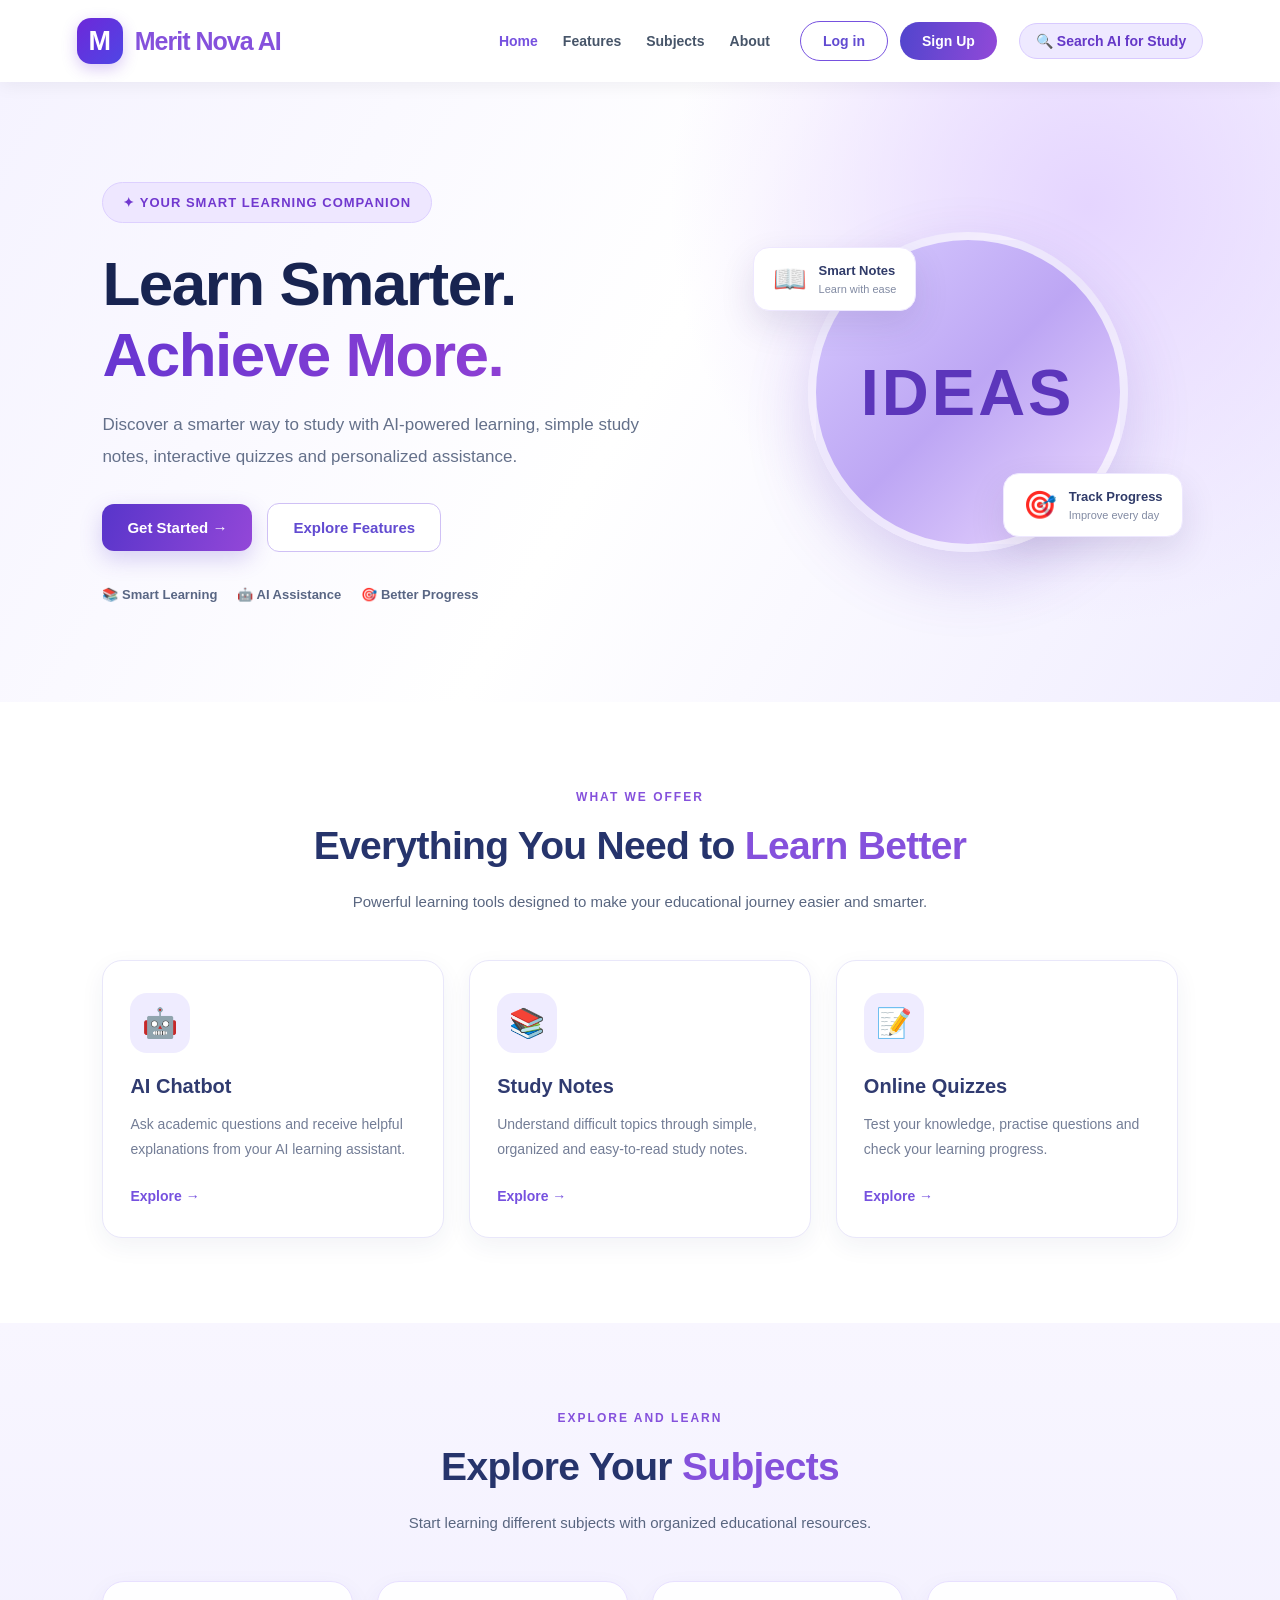
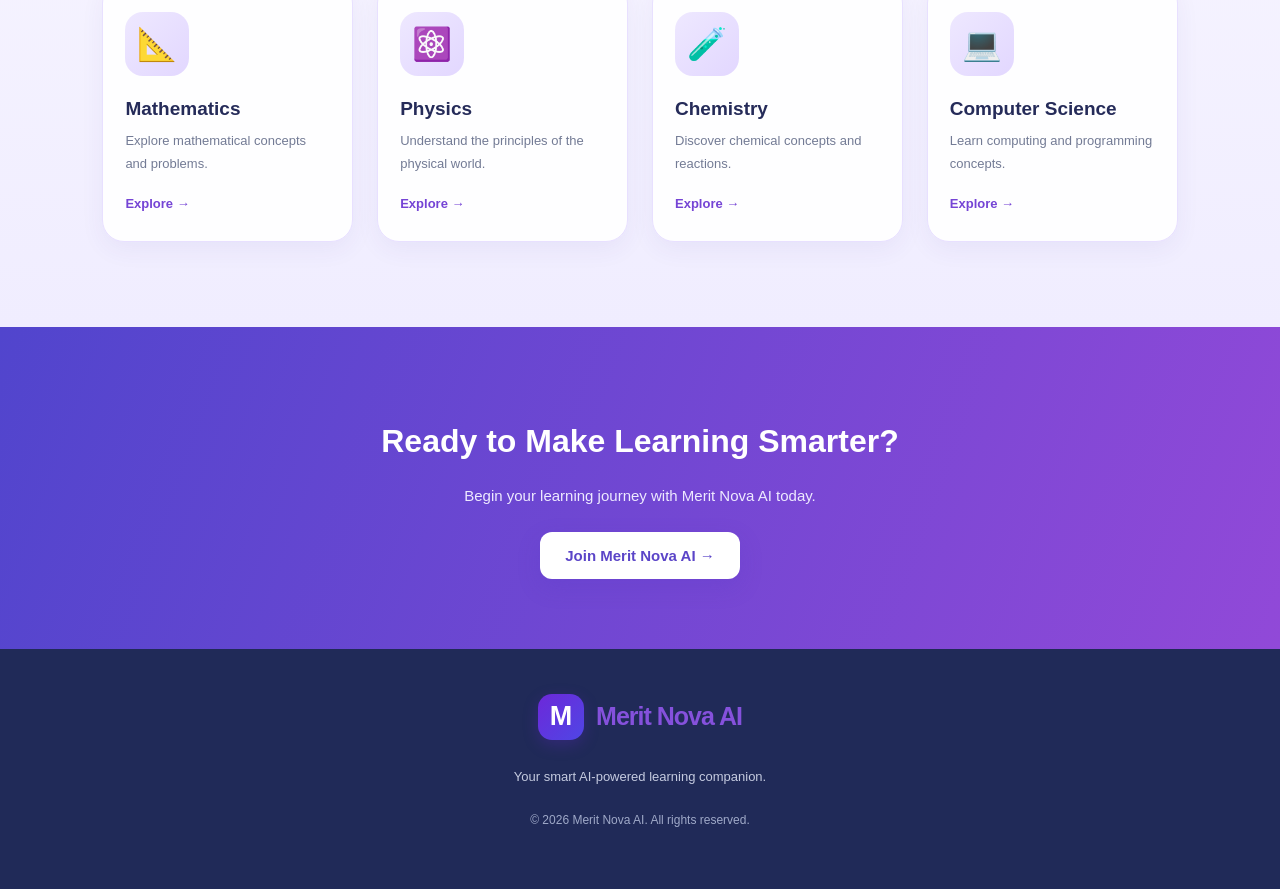
<file: index.html>
<!DOCTYPE html>
<html lang="en">
<head>
    <meta charset="UTF-8">
    <meta name="viewport" content="width=device-width, initial-scale=1.0">

    <title>Merit Nova AI | Learn Smarter</title>

    <meta name="description"
      content="Merit Nova AI is your smart learning companion for study notes, quizzes and AI-powered assistance.">

    <link rel="stylesheet" href="style1.css">
</head>

<body>

    <!-- NAVIGATION BAR -->
    
<!-- PROFESSIONAL RESPONSIVE NAVIGATION -->
<header class="navbar">

    <!-- BRAND LOGO -->
    <a href="index.html" class="logo">
        <span class="logo-icon">M</span>
        <span class="logo-name">Merit Nova <span>AI</span></span>
    </a>

    <!-- MOBILE MENU BUTTON -->
    <button class="menu-toggle" id="menuToggle"
            aria-label="Open navigation menu"
            aria-expanded="false">
        ☰
    </button>

    <!-- NAVIGATION MENU -->
    <div class="nav-menu" id="navMenu">

        <nav class="nav-links">
            <a href="index.html" class="active">Home</a>
            <a href="#features">Features</a>
            <a href="#subjects">Subjects</a>
            <a href="about.html">About</a>
        </nav>

        <div class="nav-buttons">
            <a href="login.html" class="login-btn">Log in</a>
            <a href="signup.html" class="signup-btn">Sign Up</a>
              <a href="chatbot.html" class="try-ai-btn">
    🔍 Search AI for Study
</a>
        </div>

    </div>

</header>



    <!-- HERO SECTION -->
    <main>

        <section class="hero">

            <div class="hero-content">

                <div class="hero-label">
                     ✦ YOUR SMART LEARNING COMPANION
                </div>

                <h1>
                   Learn Smarter.
                     <span>Achieve More.</span>
                </h1>

                <p>
                    Discover a smarter way to study with AI-powered
                    learning, simple study notes, interactive quizzes
                    and personalized assistance.
                </p>

                <div class="hero-buttons">
                    <a href="signup.html" class="primary-btn">
                        Get Started →
                    </a>

                    <a href="#features" class="secondary-btn">
                        Explore Features
                    </a>
                </div>

                <div class="hero-trust">
                    <span>📚 Smart Learning</span>
                    <span>🤖 AI Assistance</span>
                    <span>🎯 Better Progress</span>
                </div>

            </div>

            <div class="hero-visual">

                <div class="visual-circle">
                    <div class="robot-icon">IDEAS</div>
                </div>

                <div class="floating-card card-one">
                    <span>📖</span>
                    <div>
                        <strong>Smart Notes</strong>
                        <small>Learn with ease</small>
                    </div>
                </div>

                <div class="floating-card card-two">
                    <span>🎯</span>
                    <div>
                        <strong>Track Progress</strong>
                        <small>Improve every day</small>
                    </div>
                </div>

            </div>

        </section>


        <!-- FEATURES SECTION -->
        <section class="features-section" id="features">

            <div class="section-heading">
                <span class="section-label">WHAT WE OFFER</span>

                <h2>
                    Everything You Need to
                    <span>Learn Better</span>
                </h2>

                <p>
                    Powerful learning tools designed to make your
                    educational journey easier and smarter.
                </p>
            </div>

            <div class="feature-grid">

                <div class="feature-card">
                    <div class="feature-icon">🤖</div>
                    <h3>AI Chatbot</h3>
                    <p>
                        Ask academic questions and receive helpful
                        explanations from your AI learning assistant.
                    </p>
                    <a href="chatbot.html">Explore →</a>
                </div>

                <div class="feature-card">
                    <div class="feature-icon">📚</div>
                    <h3>Study Notes</h3>
                    <p>
                        Understand difficult topics through simple,
                        organized and easy-to-read study notes.
                    </p>
                    <a href="login.html">Explore →</a>
                </div>

                <div class="feature-card">
                    <div class="feature-icon">📝</div>
                    <h3>Online Quizzes</h3>
                    <p>
                        Test your knowledge, practise questions
                        and check your learning progress.
                    </p>
                    <a href="login.html">Explore →</a>
                </div>

            </div>

        </section>


        <!-- SUBJECTS SECTION -->
        <section class="subjects-section" id="subjects">

            <div class="section-heading">
                <span class="section-label">EXPLORE AND LEARN</span>

                <h2>Explore Your <span>Subjects</span></h2>

                <p>
                    Start learning different subjects with
                    organized educational resources.
                </p>
            </div>

            <div class="subject-grid">

                <a href="mathematics.html" class="subject-card">
                    <span>📐</span>
                    <h3>Mathematics</h3>
                    <p>Explore mathematical concepts and problems.</p>
                </a>

                <a href="#" class="subject-card">
                    <span>⚛️</span>
                    <h3>Physics</h3>
                    <p>Understand the principles of the physical world.</p>
                </a>

                <a href="#" class="subject-card">
                    <span>🧪</span>
                    <h3>Chemistry</h3>
                    <p>Discover chemical concepts and reactions.</p>
                </a>

                <a href="#" class="subject-card">
                    <span>💻</span>
                    <h3>Computer Science</h3>
                    <p>Learn computing and programming concepts.</p>
                </a>

            </div>

        </section>


        <!-- CALL TO ACTION -->
        <section class="cta-section">

            <h2>Ready to Make Learning Smarter?</h2>

            <p>
               Begin your learning journey with Merit Nova AI today.
            </p>

            <a href="signup.html" class="primary-btn">
                Join Merit Nova AI →
            </a>

        </section>

    </main>


    <!-- FOOTER -->
    <footer class="footer">

        <a href="index.html" class="logo">
    <span class="logo-icon">M</span>
    <span class="logo-name">Merit Nova <span>AI</span></span>
</a>

        <p>
            Your smart AI-powered learning companion.
        </p>

        <p class="copyright">
           © 2026 Merit Nova AI. All rights reserved.
        </p>

    </footer>

<script>
    const menuToggle = document.getElementById("menuToggle");
    const navMenu = document.getElementById("navMenu");

    menuToggle.addEventListener("click", function () {
        navMenu.classList.toggle("active");

        const isOpen = navMenu.classList.contains("active");

        menuToggle.textContent = isOpen ? "✕" : "☰";
        menuToggle.setAttribute("aria-expanded", isOpen);
        menuToggle.setAttribute(
            "aria-label",
            isOpen ? "Close navigation menu" : "Open navigation menu"
        );
    });

    // Close menu after selecting a navigation link
    document.querySelectorAll(".nav-menu a").forEach(function (link) {
        link.addEventListener("click", function () {
            navMenu.classList.remove("active");
            menuToggle.textContent = "☰";
            menuToggle.setAttribute("aria-expanded", "false");
        });
    });
</script>

</body>
</html>
</file>
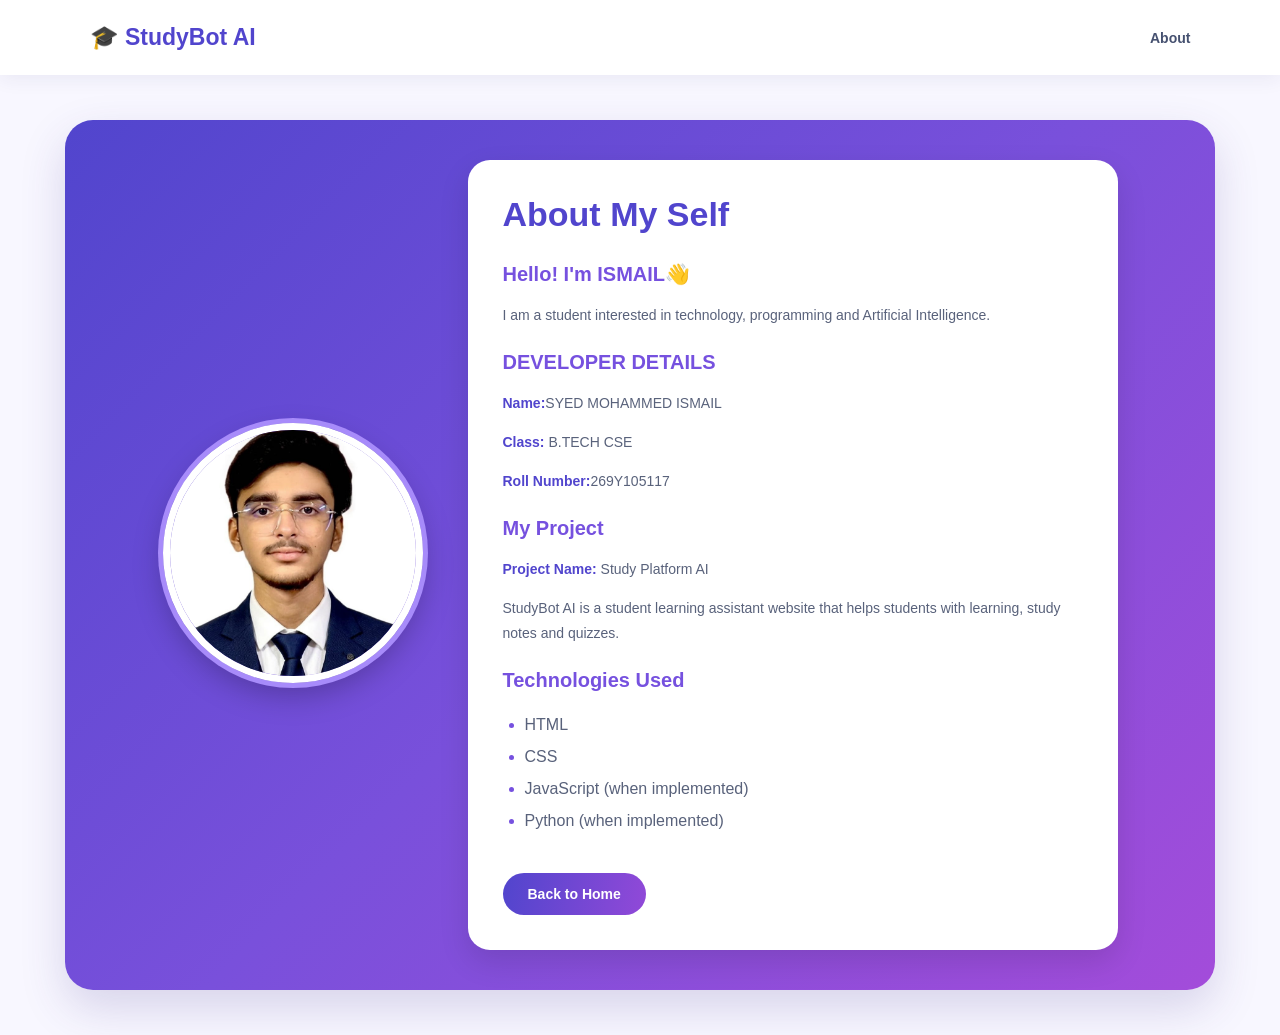
<file: about.html>
<!DOCTYPE html>
<html lang="en">
<head>
    <meta charset="UTF-8">
    <meta name="viewport" content="width=device-width, initial-scale=1.0">

    <title>About Me - StudyBot AI</title>

    <link rel="stylesheet" href="style1.css">
</head>

<body>

    <header>
        <h2>🎓 StudyBot AI</h2>

        <nav>
            
            <a href="about.html">About</a>
        </nav>
    </header>

    <section class="about-page">

        <div class="my-photo">
             <img src="syedismail.jpeg" alt="ismail">
        </div>

        <div class="my-details">

            <h1>About My Self</h1>

            <h2>Hello! I'm ISMAIL👋</h2>

            <p>
                I am a student interested in technology,
                programming and Artificial Intelligence.
            </p>

            <h2>DEVELOPER DETAILS</h2>

            <p><strong>Name:</strong>SYED MOHAMMED ISMAIL</p>
            <p><strong>Class:</strong> B.TECH CSE</p>
            <p><strong>Roll Number:</strong>269Y105117</p>

            <h2>My Project</h2>

            <p><strong>Project Name:</strong> Study Platform AI</p>

            <p>
                StudyBot AI is a student learning assistant
                website that helps students with learning,
                study notes and quizzes.
            </p>

            <h2>Technologies Used</h2>

            <ul>
                <li>HTML</li>
                <li>CSS</li>
                <li>JavaScript (when implemented)</li>
                <li>Python (when implemented)</li>
            </ul>

            <a href="index1.html" class="back-home">
                Back to Home
            </a>

        </div>

    </section>

</body>
</html>
</file>
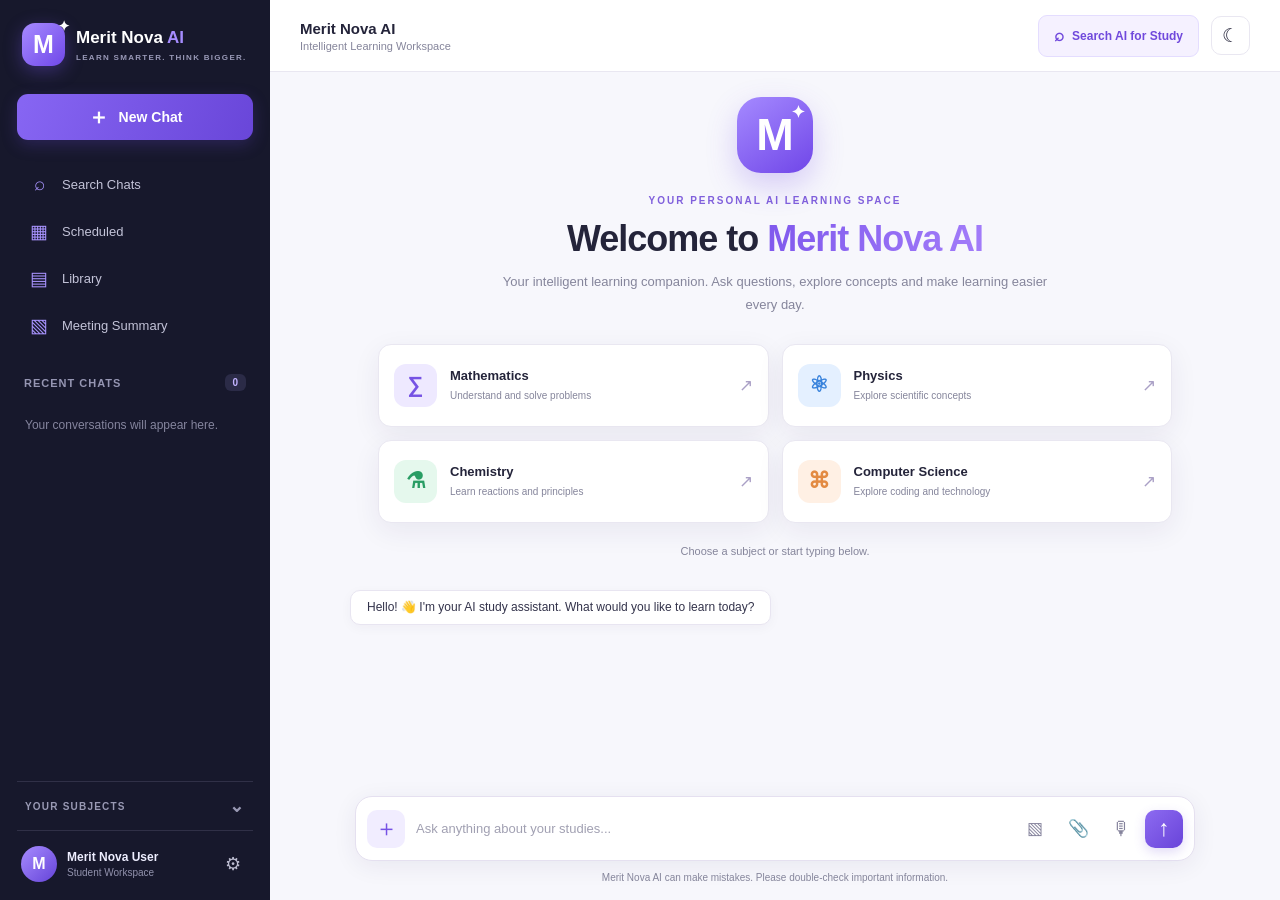
<file: chatbot.html>
<!DOCTYPE html>
<html lang="en">

<head>
    <meta charset="UTF-8">
    <meta name="viewport" content="width=device-width, initial-scale=1.0">

    <title>Merit Nova AI | Intelligent Learning Workspace</title>

    <meta name="description"
        content="Merit Nova AI - Your personal AI-powered student learning assistant.">

    <meta name="theme-color" content="#20213d">

    <link rel="stylesheet" href="chatbot.css">
</head>

<body>

    <div class="app-layout">

        <!-- ==================================
             LEFT SIDEBAR
        =================================== -->

        <aside class="sidebar" id="sidebar">

            <!-- BRAND -->
            <div class="sidebar-brand">

                <div class="brand-symbol">
                    M<span>✦</span>
                </div>

                <div class="brand-name">
                    Merit Nova <strong>AI</strong>
                    <small>LEARN SMARTER. THINK BIGGER.</small>
                </div>

                <button
                    type="button"
                    class="sidebar-close"
                    id="sidebarClose"
                    aria-label="Close sidebar">
                    ×
                </button>

            </div>

            <!-- NEW CHAT -->
            <button
                type="button"
                class="new-chat-button"
                id="newChatButton">

                <span>＋</span>
                <span>New Chat</span>

            </button>

            <!-- SIDEBAR NAVIGATION -->
            <nav class="sidebar-menu" aria-label="Workspace navigation">

                <button
                    type="button"
                    class="sidebar-link"
                    id="searchChatsButton">

                    <span class="menu-icon">⌕</span>
                    <span>Search Chats</span>

                </button>

                <button
                    type="button"
                    class="sidebar-link"
                    id="scheduledButton">

                    <span class="menu-icon">▦</span>
                    <span>Scheduled</span>

                </button>

                <button
                    type="button"
                    class="sidebar-link"
                    id="libraryButton">

                    <span class="menu-icon">▤</span>
                    <span>Library</span>

                </button>

                <button
                    type="button"
                    class="sidebar-link"
                    id="meetingSummaryButton">

                    <span class="menu-icon">▧</span>
                    <span>Meeting Summary</span>

                </button>

            </nav>

            <!-- CHAT SEARCH -->
            <div class="sidebar-search" id="sidebarSearch">

                <input
                    type="search"
                    id="chatSearchInput"
                    placeholder="Search your conversations..."
                    aria-label="Search previous chats">

            </div>

            <!-- RECENT CONVERSATIONS -->
            <section class="recent-section">

                <div class="recent-heading">

                    <span>Recent Chats</span>

                    <span
                        class="recent-count"
                        id="recentCount">
                        0
                    </span>

                </div>

                <div
                    class="recent-list"
                    id="recentChats">

                    <p class="empty-history">
                        Your conversations will appear here.
                    </p>

                </div>

            </section>

            <!-- COLLAPSIBLE SUBJECTS -->
            <details class="subject-navigation">

                <summary>

                    <span class="subject-heading">
                        YOUR SUBJECTS
                    </span>

                    <span class="subject-arrow">⌄</span>

                </summary>

                <div class="subject-list">

                    <button
                        type="button"
                        class="subject-link mathematics"
                        data-subject="Mathematics">
                        <span>∑</span>
                        Mathematics
                    </button>

                    <button
                        type="button"
                        class="subject-link physics"
                        data-subject="Physics">
                        <span>⚛</span>
                        Physics
                    </button>

                    <button
                        type="button"
                        class="subject-link chemistry"
                        data-subject="Chemistry">
                        <span>⚗</span>
                        Chemistry
                    </button>

                    <button
                        type="button"
                        class="subject-link computer-science"
                        data-subject="Computer Science">
                        <span>⌘</span>
                        Computer Science
                    </button>

                </div>

            </details>

            <!-- USER PROFILE -->
            <div class="sidebar-profile">

                <div class="profile-avatar">M</div>

                <div class="profile-details">

                    <strong>Merit Nova User</strong>
                    <span>Student Workspace</span>

                </div>

                <button
                    type="button"
                    class="settings-button"
                    id="settingsButton"
                    aria-label="Settings">

                    ⚙

                </button>

            </div>

        </aside>


        <!-- ==================================
             MAIN WORKSPACE
        =================================== -->

        <main class="main-workspace">

            <!-- TOP BAR -->
            <header class="topbar">

                <button
                    type="button"
                    class="menu-toggle"
                    id="menuToggle"
                    aria-label="Open sidebar">

                    ☰

                </button>

                <div class="topbar-title">

                    <span>Merit Nova AI</span>

                    <small>
                        Intelligent Learning Workspace
                    </small>

                </div>

                <div class="topbar-actions">

                    <a
                        href="#userInput"
                        class="chat-search-link">

                        <span>⌕</span>
                        <span>Search AI for Study</span>

                    </a>

                    <button
                        type="button"
                        class="topbar-button"
                        id="themeButton"
                        aria-label="Switch to dark theme"
                        title="Change appearance">

                        ☾

                    </button>

                </div>

            </header>


            <!-- ==================================
                 WELCOME SCREEN
            =================================== -->

            <section
                class="welcome-section"
                id="welcomeSection">

                <div class="welcome-symbol">

                    <div class="welcome-logo">
                        M<span>✦</span>
                    </div>

                </div>

                <span class="welcome-label">
                    YOUR PERSONAL AI LEARNING SPACE
                </span>

                <h1>
                    Welcome to
                    <span>Merit Nova AI</span>
                </h1>

                <p class="subtitle">
                    Your intelligent learning companion.
                    Ask questions, explore concepts and
                    make learning easier every day.
                </p>

                <!-- SUBJECT SUGGESTIONS -->
                <div class="suggestions">

                    <button
                        type="button"
                        class="suggestion-card"
                        data-subject="Mathematics">

                        <span class="suggestion-icon math-icon">
                            ∑
                        </span>

                        <span class="suggestion-content">

                            <strong>Mathematics</strong>

                            <small>
                                Understand and solve problems
                            </small>

                        </span>

                        <span class="card-arrow">↗</span>

                    </button>

                    <button
                        type="button"
                        class="suggestion-card"
                        data-subject="Physics">

                        <span class="suggestion-icon physics-icon">
                            ⚛
                        </span>

                        <span class="suggestion-content">

                            <strong>Physics</strong>

                            <small>
                                Explore scientific concepts
                            </small>

                        </span>

                        <span class="card-arrow">↗</span>

                    </button>

                    <button
                        type="button"
                        class="suggestion-card"
                        data-subject="Chemistry">

                        <span class="suggestion-icon chemistry-icon">
                            ⚗
                        </span>

                        <span class="suggestion-content">

                            <strong>Chemistry</strong>

                            <small>
                                Learn reactions and principles
                            </small>

                        </span>

                        <span class="card-arrow">↗</span>

                    </button>

                    <button
                        type="button"
                        class="suggestion-card"
                        data-subject="Computer Science">

                        <span class="suggestion-icon computer-icon">
                            ⌘
                        </span>

                        <span class="suggestion-content">

                            <strong>Computer Science</strong>

                            <small>
                                Explore coding and technology
                            </small>

                        </span>

                        <span class="card-arrow">↗</span>

                    </button>

                </div>

                <p class="welcome-hint">
                    Choose a subject or start typing below.
                </p>

            </section>


            <!-- ==================================
                 CHAT CONVERSATION
            =================================== -->

            <section
                class="conversation-area"
                id="conversationArea"
                aria-label="Chat conversation">

                <div
                    class="chat-box"
                    id="chatBox"
                    aria-live="polite"
                    aria-relevant="additions text">

                    <!-- INITIAL GREETING -->
                    <div
                        class="message bot-message"
                        id="greetingMessage">

                        Hello! 👋 I'm your AI study assistant.
                        What would you like to learn today?

                    </div>

                </div>

            </section>


            <!-- ==================================
                 MESSAGE COMPOSER
            =================================== -->

            <section class="composer-section">

                <!-- ATTACHMENT MENU -->
                <div
                    class="attachment-menu"
                    id="attachmentMenu">

                    <button
                        type="button"
                        id="uploadImageButton">

                        <span>▧</span>
                        Upload photo

                    </button>

                    <button
                        type="button"
                        id="uploadFileButton">

                        <span>📎</span>
                        Upload document

                    </button>

                </div>

                <!-- SELECTED FILES -->
                <div
                    class="selected-files"
                    id="selectedFiles">
                </div>

                <!-- INPUT FORM -->
                <form
                    class="input-area"
                    id="chatForm">

                    <!-- ADD ATTACHMENT -->
                    <button
                        type="button"
                        class="attach-button"
                        id="attachButton"
                        aria-label="Add attachment"
                        title="Add attachment">

                        ＋

                    </button>

                    <!-- USER MESSAGE -->
                    <input
                        type="text"
                        id="userInput"
                        placeholder="Ask anything about your studies..."
                        autocomplete="off"
                        aria-label="Write your message">

                    <!-- COMPOSER ACTIONS -->
                    <div class="composer-actions">

                        <button
                            type="button"
                            class="tool-button"
                            id="imageButton"
                            aria-label="Upload image"
                            title="Upload image">

                            ▧

                        </button>

                        <button
                            type="button"
                            class="tool-button"
                            id="fileButton"
                            aria-label="Upload file"
                            title="Upload document">

                            📎

                        </button>

                        <button
                            type="button"
                            class="tool-button microphone-button"
                            id="micButton"
                            aria-label="Start voice input"
                            title="Start or stop voice input">

                            🎙

                        </button>

                        <button
                            type="submit"
                            class="send-button"
                            id="sendButton"
                            aria-label="Send message"
                            title="Send message">

                            ↑

                        </button>

                    </div>

                    <!-- HIDDEN FILE INPUTS -->
                    <input
                        type="file"
                        id="imageInput"
                        accept="image/*"
                        hidden>

                    <input
                        type="file"
                        id="fileInput"
                        accept=".pdf,.doc,.docx,.txt,.ppt,.pptx,.xls,.xlsx"
                        hidden>

                </form>

                <!-- FOOTER -->
                <p class="footer-note">
                    Merit Nova AI can make mistakes.
                    Please double-check important information.
                </p>

            </section>

        </main>

    </div>


    <!-- ==================================
         NOTIFICATION
    =================================== -->

    <div
        class="toast-message"
        id="toastMessage"
        role="status"
        aria-live="polite">
    </div>


    <!-- JAVASCRIPT -->
    <script src="chatbot.js"></script>

</body>

</html>
</file>
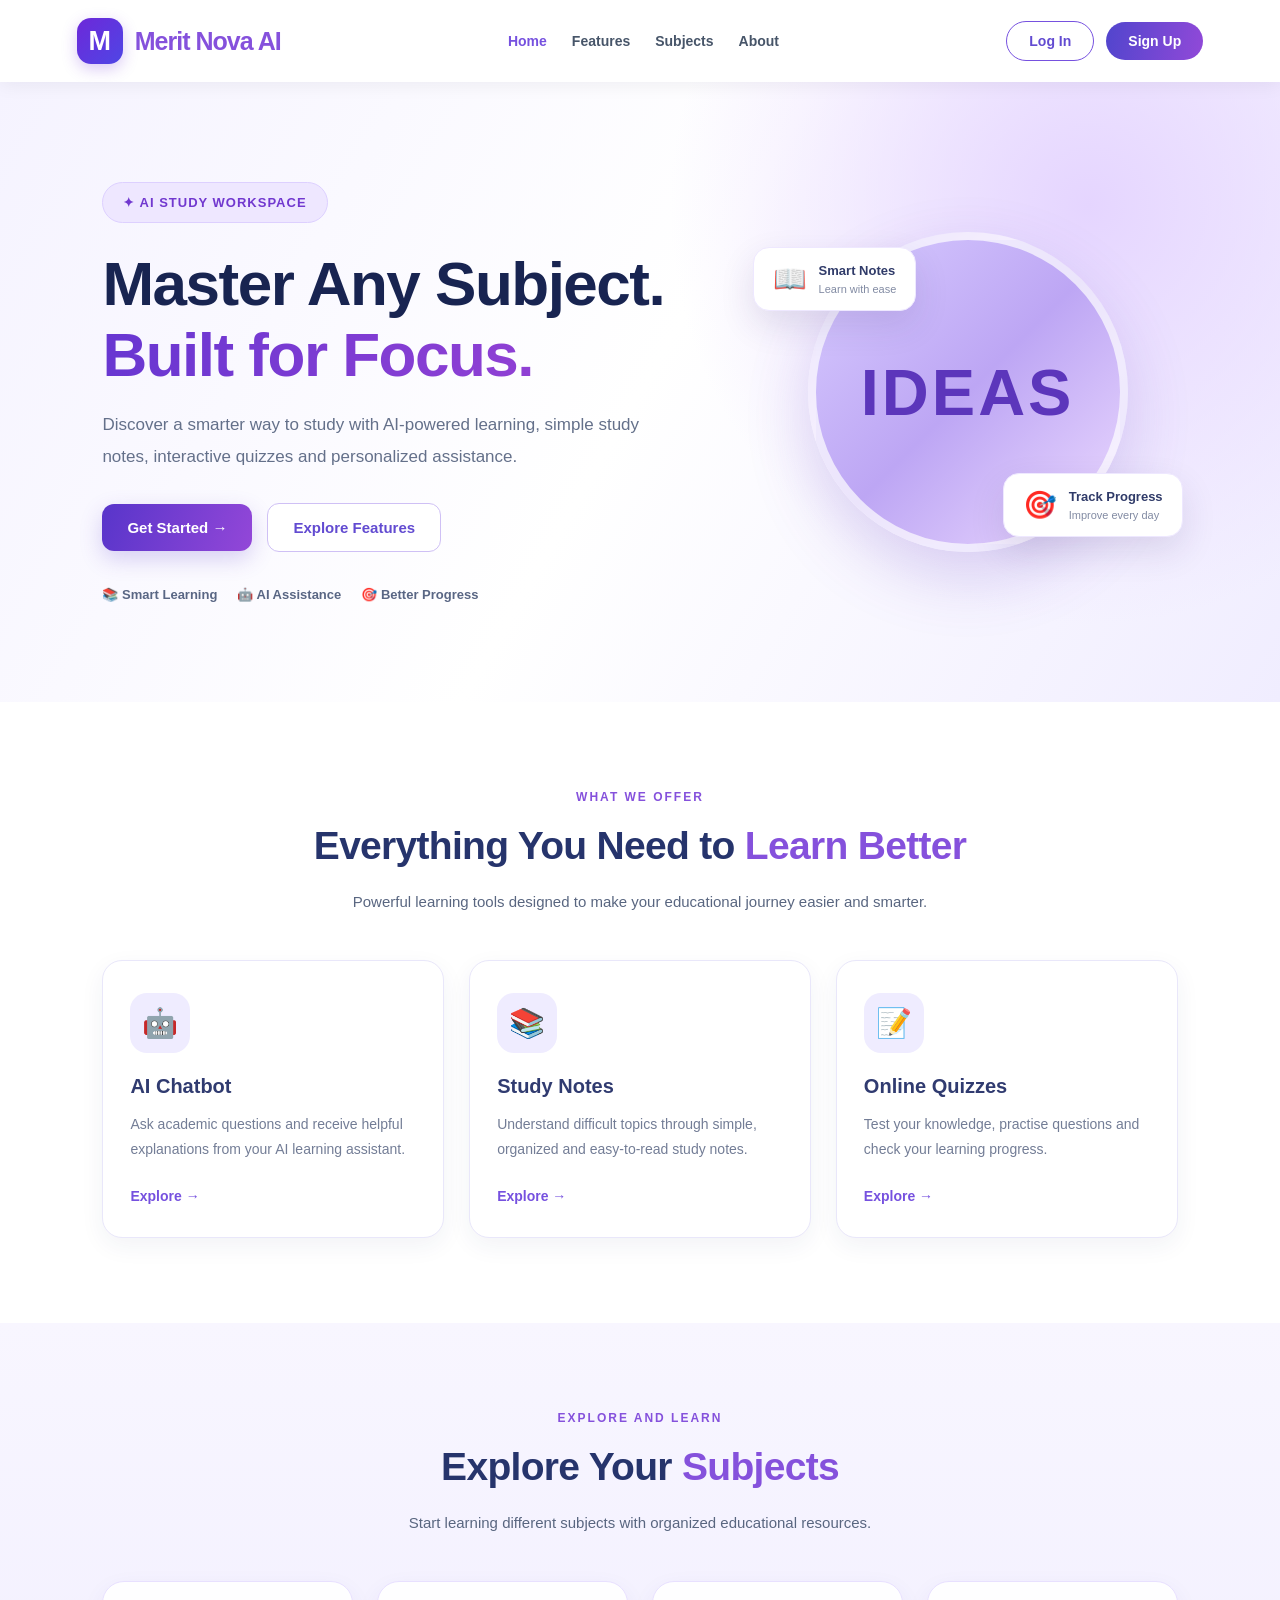
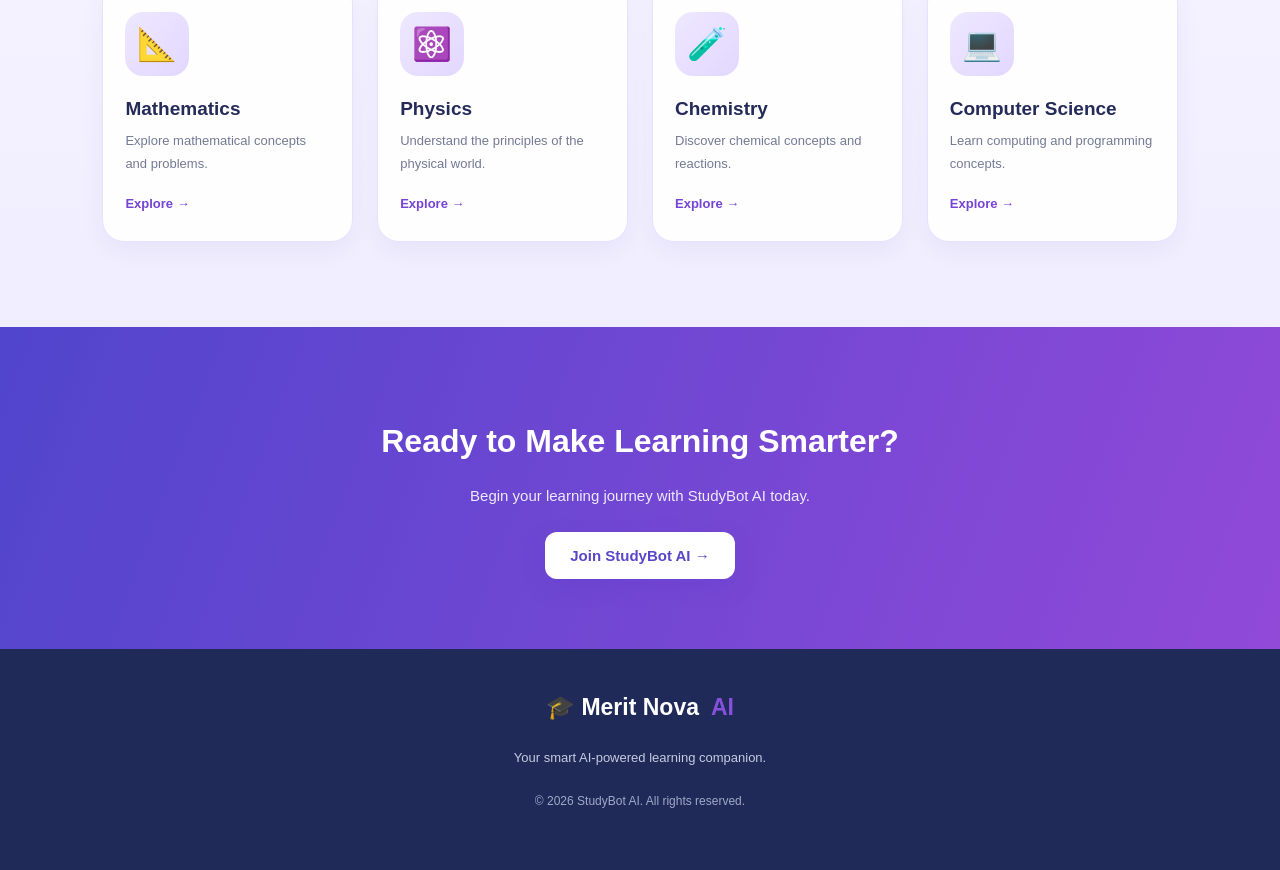
<file: index1.html>
<!DOCTYPE html>
<html lang="en">
<head>
    <meta charset="UTF-8">
    <meta name="viewport" content="width=device-width, initial-scale=1.0">

    <title>StudyBot AI | Learn Smarter</title>

    <meta name="description"
          content="StudyBot AI is your smart AI-powered learning assistant.">

    <link rel="stylesheet" href="style1.css">
</head>

<body>

    <!-- NAVIGATION BAR -->
    <header class="navbar">

       <a href="index1.html" class="logo">
    <span class="logo-icon">M</span>
    <span class="logo-name">Merit Nova <span>AI</span></span>
</a>
        <nav class="nav-links">
            <a href="index1.html" class="active">Home</a>
            <a href="#features">Features</a>
            <a href="#subjects">Subjects</a>
            <a href="about.html">About</a>
        </nav>

        <div class="nav-buttons">
            <a href="login.html" class="login-btn">Log In</a>
            <a href="signup.html" class="signup-btn">Sign Up</a>
        </div>

    </header>


    <!-- HERO SECTION -->
    <main>

        <section class="hero">

            <div class="hero-content">

                <div class="hero-label">
                     ✦ AI STUDY WORKSPACE
                </div>

                <h1>
                    Master Any Subject.
                    <span>Built for Focus.</span>
                </h1>

                <p>
                    Discover a smarter way to study with AI-powered
                    learning, simple study notes, interactive quizzes
                    and personalized assistance.
                </p>

                <div class="hero-buttons">
                    <a href="signup.html" class="primary-btn">
                        Get Started →
                    </a>

                    <a href="#features" class="secondary-btn">
                        Explore Features
                    </a>
                </div>

                <div class="hero-trust">
                    <span>📚 Smart Learning</span>
                    <span>🤖 AI Assistance</span>
                    <span>🎯 Better Progress</span>
                </div>

            </div>

            <div class="hero-visual">

                <div class="visual-circle">
                    <div class="robot-icon">IDEAS</div>
                </div>

                <div class="floating-card card-one">
                    <span>📖</span>
                    <div>
                        <strong>Smart Notes</strong>
                        <small>Learn with ease</small>
                    </div>
                </div>

                <div class="floating-card card-two">
                    <span>🎯</span>
                    <div>
                        <strong>Track Progress</strong>
                        <small>Improve every day</small>
                    </div>
                </div>

            </div>

        </section>


        <!-- FEATURES SECTION -->
        <section class="features-section" id="features">

            <div class="section-heading">
                <span class="section-label">WHAT WE OFFER</span>

                <h2>
                    Everything You Need to
                    <span>Learn Better</span>
                </h2>

                <p>
                    Powerful learning tools designed to make your
                    educational journey easier and smarter.
                </p>
            </div>

            <div class="feature-grid">

                <div class="feature-card">
                    <div class="feature-icon">🤖</div>
                    <h3>AI Chatbot</h3>
                    <p>
                        Ask academic questions and receive helpful
                        explanations from your AI learning assistant.
                    </p>
                    <a href="login.html">Explore →</a>
                </div>

                <div class="feature-card">
                    <div class="feature-icon">📚</div>
                    <h3>Study Notes</h3>
                    <p>
                        Understand difficult topics through simple,
                        organized and easy-to-read study notes.
                    </p>
                    <a href="login.html">Explore →</a>
                </div>

                <div class="feature-card">
                    <div class="feature-icon">📝</div>
                    <h3>Online Quizzes</h3>
                    <p>
                        Test your knowledge, practise questions
                        and check your learning progress.
                    </p>
                    <a href="login.html">Explore →</a>
                </div>

            </div>

        </section>


        <!-- SUBJECTS SECTION -->
        <section class="subjects-section" id="subjects">

            <div class="section-heading">
                <span class="section-label">EXPLORE AND LEARN</span>

                <h2>Explore Your <span>Subjects</span></h2>

                <p>
                    Start learning different subjects with
                    organized educational resources.
                </p>
            </div>

            <div class="subject-grid">

                <a href="mathematics.html" class="subject-card">
                    <span>📐</span>
                    <h3>Mathematics</h3>
                    <p>Explore mathematical concepts and problems.</p>
                </a>

                <a href="#" class="subject-card">
                    <span>⚛️</span>
                    <h3>Physics</h3>
                    <p>Understand the principles of the physical world.</p>
                </a>

                <a href="#" class="subject-card">
                    <span>🧪</span>
                    <h3>Chemistry</h3>
                    <p>Discover chemical concepts and reactions.</p>
                </a>

                <a href="#" class="subject-card">
                    <span>💻</span>
                    <h3>Computer Science</h3>
                    <p>Learn computing and programming concepts.</p>
                </a>

            </div>

        </section>


        <!-- CALL TO ACTION -->
        <section class="cta-section">

            <h2>Ready to Make Learning Smarter?</h2>

            <p>
                Begin your learning journey with StudyBot AI today.
            </p>

            <a href="signup.html" class="primary-btn">
                Join StudyBot AI →
            </a>

        </section>

    </main>


    <!-- FOOTER -->
    <footer class="footer">

        <a href="index1.html" class="logo">
            🎓 Merit Nova <span>AI</span>
        </a>

        <p>
            Your smart AI-powered learning companion.
        </p>

        <p class="copyright">
            © 2026 StudyBot AI. All rights reserved.
        </p>

    </footer>

</body>
</html>
</file>
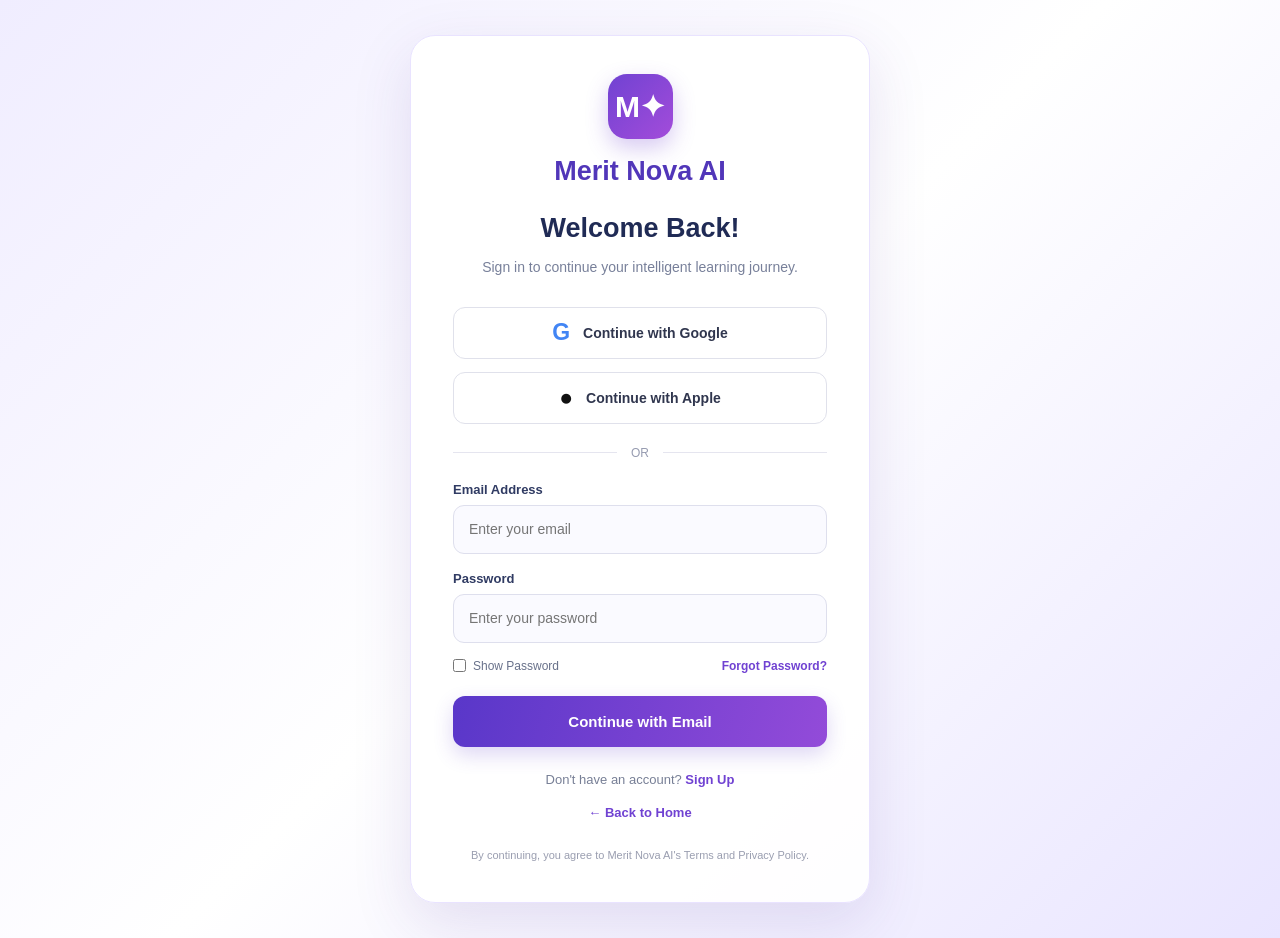
<file: login.html>
<!DOCTYPE html>
<html lang="en">
<head>
    <meta charset="UTF-8">
    <meta name="viewport" content="width=device-width, initial-scale=1.0">

    <title>Login - Merit Nova AI</title>

    <link rel="stylesheet" href="login.css">
</head>

<body>

    <main class="login-container">

        <div class="login-card">

            <!-- BRAND -->
            <div class="login-logo">M✦</div>

            <h1>Merit Nova AI</h1>

            <h2>Welcome Back!</h2>

            <p class="login-description">
                Sign in to continue your intelligent learning journey.
            </p>

            <!-- GOOGLE LOGIN -->
            <button type="button" class="social-button google-button"
                    id="googleLogin">
                <span class="google-icon">G</span>
                Continue with Google
            </button>

            <!-- APPLE LOGIN -->
            <button type="button" class="social-button apple-button"
                    id="appleLogin">
                <span class="apple-icon">●</span>
                Continue with Apple
            </button>

            <!-- DIVIDER -->
            <div class="login-divider">
                <span>OR</span>
            </div>

            <!-- EMAIL LOGIN -->
            <form id="loginForm">

                <label for="email">Email Address</label>

                <input
                    type="email"
                    id="email"
                    placeholder="Enter your email"
                    required
                >

                <label for="password">Password</label>

                <input
                    type="password"
                    id="password"
                    placeholder="Enter your password"
                    required
                >

                <div class="login-options">

                    <label class="show-password">
                        <input type="checkbox" id="showPassword">
                        Show Password
                    </label>

                    <a href="forgot-password.html">
                        Forgot Password?
                    </a>

                </div>

                <button type="submit" class="login-button">
                    Continue with Email
                </button>

            </form>

            <!-- SIGNUP -->
            <p class="signup-link">
                Don't have an account?
                <a href="signup.html">Sign Up</a>
            </p>

            <a href="index.html" class="back-link">
                ← Back to Home
            </a>

            <p class="login-footer">
                By continuing, you agree to Merit Nova AI's
                Terms and Privacy Policy.
            </p>

        </div>

    </main>

    <script src="login.js"></script>

</body>
</html>
</file>
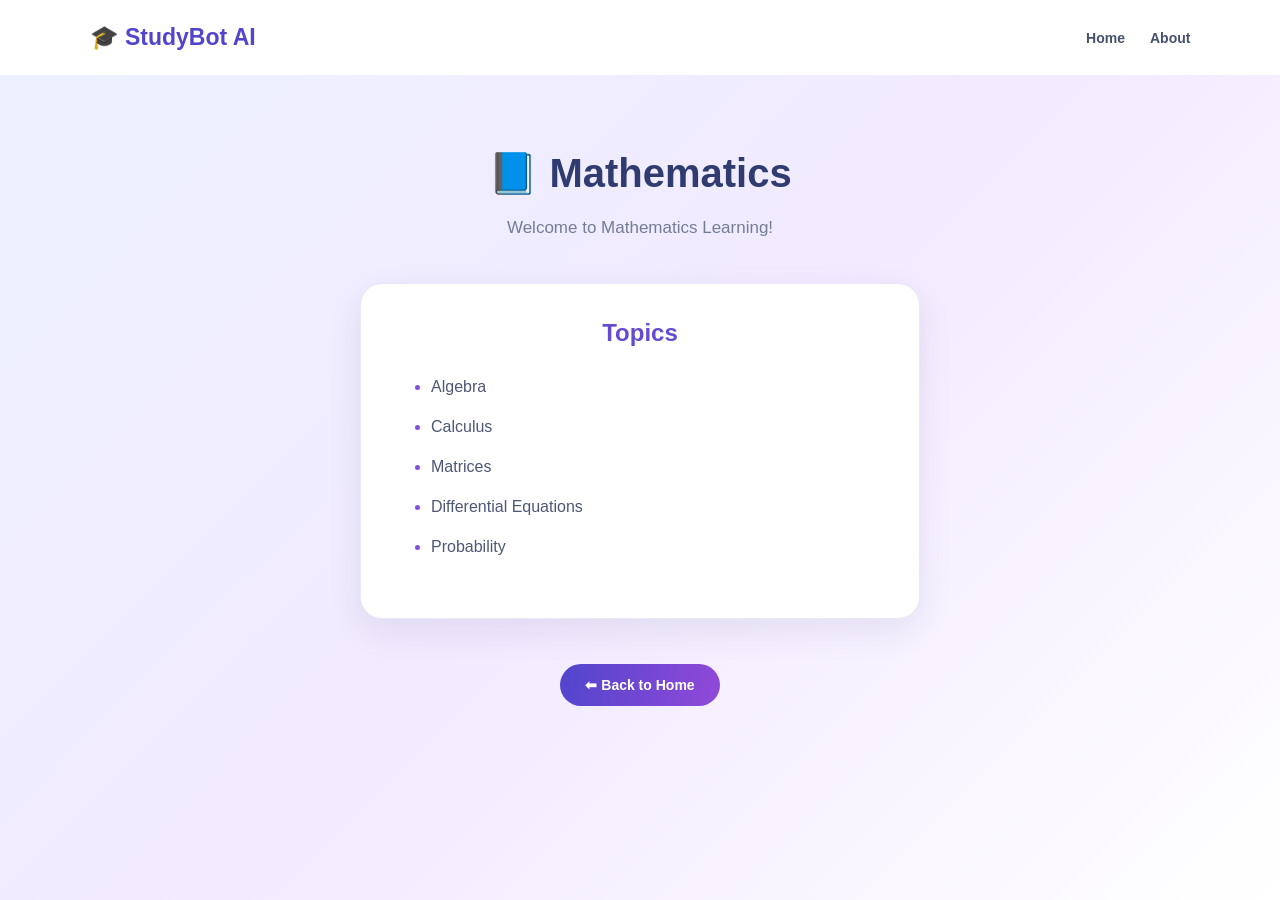
<file: mathematics.html>
<!DOCTYPE html>
<html lang="en">
<head>
    <meta charset="UTF-8">
    <meta name="viewport" content="width=device-width, initial-scale=1.0">
    <title>Mathematics - StudyBot AI</title>
    <link rel="stylesheet" href="style1.css">
</head>

<body>

    <header>
        <h2>🎓 StudyBot AI</h2>
        <nav>
            <a href="index1.html">Home</a>
            <a href="about.html">About</a>
        </nav>
    </header>

    <section class="subject-page">
        <h1>📘 Mathematics</h1>
        <p>Welcome to Mathematics Learning!</p>

        <div class="card">
            <h2>Topics</h2>
            <ul>
                <li>Algebra</li>
                <li>Calculus</li>
                <li>Matrices</li>
                <li>Differential Equations</li>
                <li>Probability</li>
            </ul>
        </div>

        <a href="index1.html">⬅ Back to Home</a>
    </section>

</body>
</html>
</file>
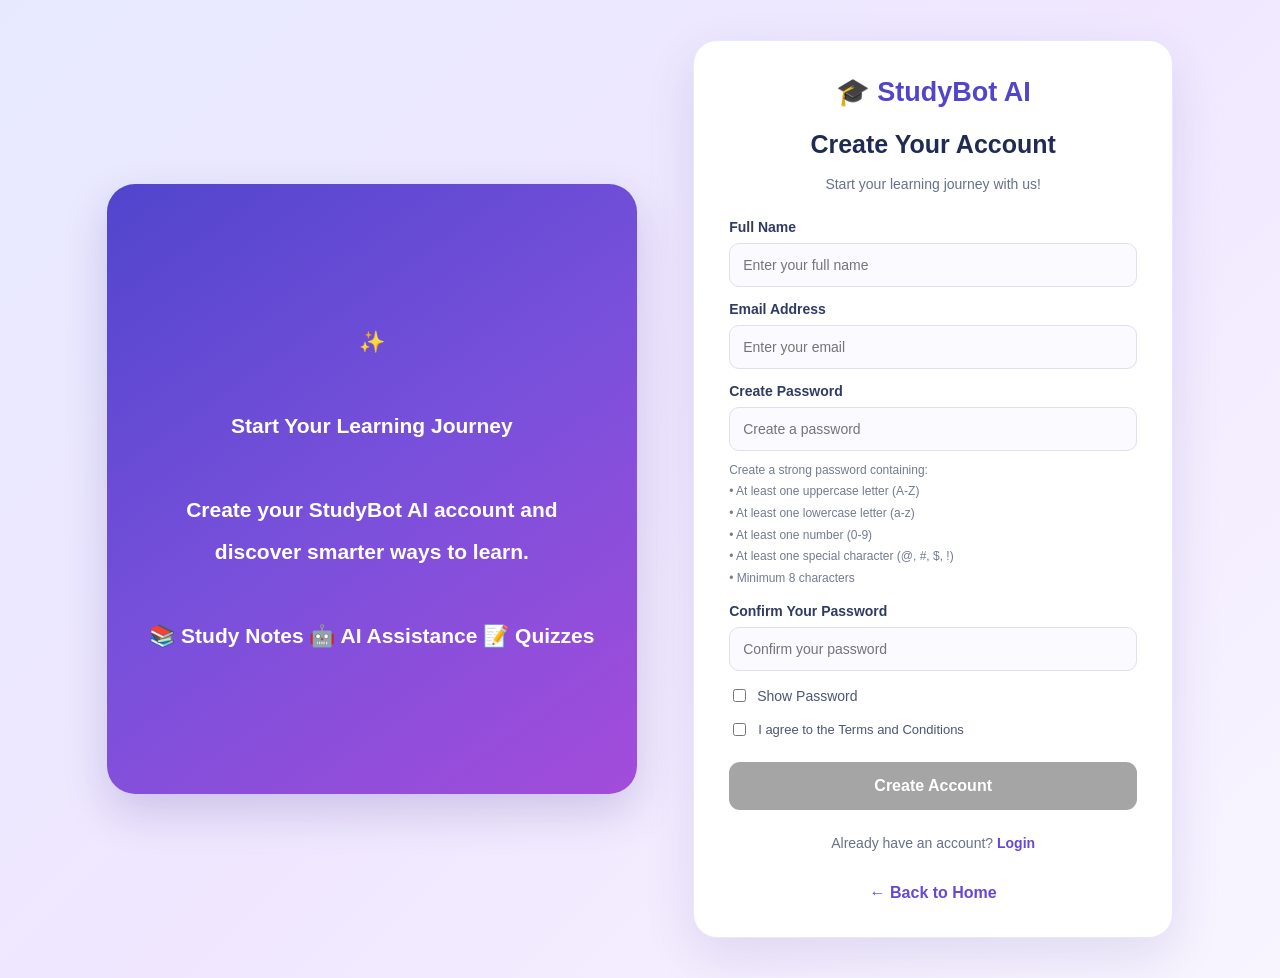
<file: signup.html>
<!DOCTYPE html>
<html lang="en">

<head>
    <meta charset="UTF-8">
    <meta name="viewport" content="width=device-width, initial-scale=1.0">

    <title>Sign Up - StudyBot AI</title>

    <link rel="stylesheet" href="style1.css">

    <style>
        /* Signup button - always visible */

        #createAccountBtn {
            display: block !important;
            width: 100%;
            padding: 14px;
            margin-top: 22px;
            border: none;
            border-radius: 10px;
            background: #a5a5a5;
            color: white;
            font-size: 17px;
            font-weight: bold;
            cursor: not-allowed;
            transition: 0.3s;
        }

        #createAccountBtn:enabled {
            background: linear-gradient(90deg, #4f46e5, #9333ea);
            cursor: pointer;
        }

        #createAccountBtn:enabled:hover {
            background: linear-gradient(90deg, #3730a3, #7e22ce);
        }

        .password-hint {
            display: block;
            margin-top: 9px;
            margin-bottom: 12px;
            color: #6b7280;
            font-size: 12px;
            line-height: 1.8;
        }

        .signup-show,
        .terms {
            margin-top: 15px;
            text-align: left;
            font-size: 14px;
        }

        .signup-show label,
        .terms label {
            display: flex;
            align-items: center;
            gap: 8px;
            font-weight: normal;
        }

        .signup-show input,
        .terms input {
            width: auto;
            accent-color: #4f46e5;
        }
    </style>
</head>

<body>

    <section class="signup-container">

        <div class="signup-card">

            <h1>🎓 StudyBot AI</h1>

            <h2>Create Your Account</h2>

            <p>Start your learning journey with us!</p>

            <form id="signupForm">

                <!-- FULL NAME -->

                <label for="fullName">Full Name</label>

                <input
                    type="text"
                    id="fullName"
                    placeholder="Enter your full name"
                    required
                >

                <!-- EMAIL -->

                <label for="email">Email Address</label>

                <input
                    type="email"
                    id="email"
                    placeholder="Enter your email"
                    required
                >

                <!-- CREATE PASSWORD -->

                <label for="newPassword">Create Password</label>

                <input
                    type="password"
                    id="newPassword"
                    placeholder="Create a password"
                    required
                >

                <small class="password-hint">
                    Create a strong password containing:
                    <br>• At least one uppercase letter (A-Z)
                    <br>• At least one lowercase letter (a-z)
                    <br>• At least one number (0-9)
                    <br>• At least one special character (@, #, $, !)
                    <br>• Minimum 8 characters
                </small>

                <!-- CONFIRM PASSWORD -->

                <label for="confirmPassword">
                    Confirm Your Password
                </label>

                <input
                    type="password"
                    id="confirmPassword"
                    placeholder="Confirm your password"
                    required
                >

                <!-- SHOW PASSWORD -->

                <div class="signup-show">
                    <label>
                        <input
                            type="checkbox"
                            id="showSignupPassword"
                        >
                        Show Password
                    </label>
                </div>

                <!-- TERMS AND CONDITIONS -->

                <div class="terms">
                    <label>
                        <input
                            type="checkbox"
                            id="agreeTerms"
                            required
                        >
                        I agree to the Terms and Conditions
                    </label>
                </div>

                <!-- CREATE ACCOUNT BUTTON - ALWAYS VISIBLE -->

                <button
                    type="submit"
                    id="createAccountBtn"
                    disabled
                >
                    Create Account
                </button>

            </form>

            <p class="login-link">
                Already have an account?
                <a href="login.html">Login</a>
            </p>

            <a href="index1.html" class="signup-back">
                ← Back to Home
            </a>

        </div>

    </section>


    <!-- JAVASCRIPT -->

    <script>

        // Get HTML elements

        const form = document.getElementById("signupForm");

        const password = document.getElementById("newPassword");

        const confirmPassword =
            document.getElementById("confirmPassword");

        const showPassword =
            document.getElementById("showSignupPassword");

        const agreeTerms =
            document.getElementById("agreeTerms");

        const createBtn =
            document.getElementById("createAccountBtn");


        // Strong password requirements

        const strongPassword =
            /^(?=.*[A-Z])(?=.*[a-z])(?=.*[0-9])(?=.*[^A-Za-z0-9\s]).{8,}$/;


        // Show or hide BOTH passwords

        showPassword.addEventListener("change", function () {

            const type = this.checked ? "text" : "password";

            password.type = type;

            confirmPassword.type = type;

        });


        // Check all signup conditions

        function checkSignup() {

            const strong =
                strongPassword.test(password.value);

            const matching =
                password.value !== "" &&
                password.value === confirmPassword.value;

            const termsAccepted =
                agreeTerms.checked;

            // Enable only when every condition is correct

            createBtn.disabled = !(
                strong &&
                matching &&
                termsAccepted
            );

        }


        // Check whenever the student types

        password.addEventListener("input", checkSignup);

        confirmPassword.addEventListener("input", checkSignup);

        agreeTerms.addEventListener("change", checkSignup);


        // Final submission

        form.addEventListener("submit", function (event) {

            event.preventDefault();

            checkSignup();

            if (!form.checkValidity()) {
                form.reportValidity();
                return;
            }

            if (!strongPassword.test(password.value)) {
                alert("Please enter a strong password.");
                password.focus();
                return;
            }

            if (password.value !== confirmPassword.value) {
                alert("Your passwords do not match.");
                confirmPassword.focus();
                return;
            }

            if (!agreeTerms.checked) {
                alert("Please agree to the Terms and Conditions.");
                return;
            }

            alert("All signup validations passed successfully!");

        });

    </script>

</body>
</html>
</file>
<file: style1.css>
/* =========================================
   STUDYBOT AI
   COMPLETE WEBSITE DESIGN
   Blue + Purple + White Theme
   ========================================= */

/* ---------- 1. GLOBAL SETTINGS ---------- */

* {
    box-sizing: border-box;
}

html {
    scroll-behavior: smooth;
}

body {
    margin: 0;
    padding: 0;
    font-family: Arial, sans-serif;
    color: #26345c;
    background: #f7f8ff;
}

a {
    transition: 0.25s ease;
}

button,
input {
    font-family: inherit;
}


/* =========================================
   2. HOMEPAGE
   ========================================= */

/* Navigation */

.navbar {
    width: 100%;
    min-height: 82px;
    padding: 15px 7%;
    display: flex;
    justify-content: space-between;
    align-items: center;
    gap: 25px;
    flex-wrap: wrap;
    background: #ffffff;
    box-shadow: 0 4px 20px rgba(40, 45, 100, 0.07);
    position: relative;
    z-index: 10;
}

.logo {
    display: inline-flex;
    align-items: center;
    gap: 7px;
    color: #27346c;
    font-size: 23px;
    font-weight: bold;
    text-decoration: none;
    white-space: nowrap;
}

.logo span:last-child {
    color: #8551dc;
}

.logo-icon {
    font-size: 27px;
}

.nav-links {
    display: flex;
    align-items: center;
    justify-content: center;
    gap: 28px;
    flex-wrap: wrap;
}

.nav-links a {
    color: #465170;
    font-size: 14px;
    font-weight: bold;
    text-decoration: none;
}

.nav-links a:hover,
.nav-links a.active {
    color: #7651df;
}

.nav-buttons {
    display: flex;
    align-items: center;
    gap: 12px;
}

.login-btn,
.signup-btn {
    display: inline-block;
    padding: 11px 22px;
    border-radius: 25px;
    text-decoration: none;
    font-size: 14px;
    font-weight: bold;
}

.login-btn {
    color: #624bd1;
    border: 1px solid #7651df;
}

.login-btn:hover {
    background: #f0edff;
}

.signup-btn {
    color: white;
    background: linear-gradient(100deg, #5145cd, #9149d8);
}

.signup-btn:hover {
    transform: translateY(-2px);
    box-shadow: 0 6px 15px rgba(81, 69, 205, 0.2);
}


/* Homepage Hero */

.hero {
    min-height: 570px;
    padding: 80px 9%;
    display: flex;
    align-items: center;
    justify-content: space-between;
    gap: 55px;
    background: linear-gradient(120deg, #edf1ff, #f2eaff, #ffffff);
    overflow: hidden;
}

.hero-content {
    flex: 1;
    max-width: 620px;
}

.hero-label {
    display: inline-block;
    padding: 11px 18px;
    border-radius: 25px;
    background: #e5ddff;
    color: #6545c7;
    font-size: 13px;
    font-weight: bold;
}

.hero h1 {
    margin: 25px 0 18px;
    color: #202d63;
    font-size: clamp(40px, 5vw, 62px);
    line-height: 1.15;
}

.hero h1 span {
    display: block;
    color: #8050dc;
}

.hero-content > p {
    max-width: 570px;
    color: #65708c;
    font-size: 17px;
    line-height: 1.9;
}

.hero-buttons {
    display: flex;
    align-items: center;
    gap: 15px;
    flex-wrap: wrap;
    margin-top: 30px;
}

.primary-btn,
.secondary-btn {
    display: inline-block;
    padding: 15px 25px;
    border-radius: 12px;
    text-decoration: none;
    font-size: 15px;
    font-weight: bold;
}

.primary-btn {
    color: white;
    background: linear-gradient(100deg, #5145cd, #9149d8);
    box-shadow: 0 7px 18px rgba(81, 69, 205, 0.2);
}

.primary-btn:hover {
    transform: translateY(-3px);
    box-shadow: 0 10px 22px rgba(81, 69, 205, 0.25);
}

.secondary-btn {
    color: #624bd1;
    border: 1px solid #c8bdf5;
    background: white;
}

.secondary-btn:hover {
    background: #f0edff;
}

.hero-trust {
    display: flex;
    flex-wrap: wrap;
    gap: 20px;
    margin-top: 35px;
    color: #596684;
    font-size: 13px;
    font-weight: bold;
}


/* Hero Illustration */

.hero-visual {
    flex: 0 1 420px;
    min-width: 260px;
    min-height: 380px;
    position: relative;
    display: flex;
    align-items: center;
    justify-content: center;
}

.visual-circle {
    width: 300px;
    height: 300px;
    border-radius: 50%;
    display: flex;
    align-items: center;
    justify-content: center;
    background: linear-gradient(135deg, #c9c5ff, #e6c9ff);
    box-shadow: 0 20px 50px rgba(100, 70, 190, 0.15);
}

.robot-icon {
    font-size: 65px;
}

.floating-card {
    position: absolute;
    display: flex;
    align-items: center;
    gap: 12px;
    padding: 15px 19px;
    background: white;
    border-radius: 15px;
    box-shadow: 0 10px 30px rgba(40, 45, 100, 0.13);
}

.floating-card > span {
    font-size: 27px;
}

.floating-card strong,
.floating-card small {
    display: block;
}

.floating-card strong {
    color: #303b69;
    font-size: 13px;
}

.floating-card small {
    margin-top: 5px;
    color: #828ba3;
    font-size: 11px;
}

.card-one {
    top: 45px;
    left: -5px;
}

.card-two {
    right: -5px;
    bottom: 45px;
}


/* Section Headings */

.features-section,
.subjects-section {
    padding: 85px 8%;
}

.features-section {
    background: #ffffff;
}

.subjects-section {
    background: #f6f5ff;
}

.section-heading {
    max-width: 680px;
    margin: 0 auto 45px;
    text-align: center;
}

.section-label {
    color: #8551dc;
    font-size: 12px;
    font-weight: bold;
    letter-spacing: 2px;
}

.section-heading h2 {
    margin: 16px 0;
    color: #26346c;
    font-size: clamp(28px, 4vw, 39px);
    line-height: 1.3;
}

.section-heading h2 span {
    color: #8551dc;
}

.section-heading p {
    color: #747e98;
    font-size: 15px;
    line-height: 1.8;
}


/* Feature Cards */

.feature-grid {
    display: grid;
    grid-template-columns: repeat(3, minmax(0, 1fr));
    gap: 25px;
    max-width: 1150px;
    margin: auto;
}

.feature-card {
    padding: 32px 27px;
    background: white;
    border: 1px solid #e9e7fa;
    border-radius: 20px;
    box-shadow: 0 8px 25px rgba(40, 45, 100, 0.06);
    transition: 0.3s;
}

.feature-card:hover {
    transform: translateY(-7px);
    box-shadow: 0 15px 30px rgba(40, 45, 100, 0.12);
}

.feature-icon {
    width: 60px;
    height: 60px;
    display: flex;
    align-items: center;
    justify-content: center;
    border-radius: 17px;
    background: #efecff;
    font-size: 29px;
}

.feature-card h3 {
    margin: 22px 0 12px;
    color: #303b70;
    font-size: 20px;
}

.feature-card p {
    color: #737d96;
    font-size: 14px;
    line-height: 1.8;
}

.feature-card a {
    display: inline-block;
    margin-top: 12px;
    color: #7651df;
    font-size: 14px;
    font-weight: bold;
    text-decoration: none;
}

.feature-card a:hover {
    color: #a044d5;
}


/* Subject Cards */

.subject-grid {
    display: grid;
    grid-template-columns: repeat(4, minmax(0, 1fr));
    gap: 20px;
    max-width: 1150px;
    margin: auto;
}

.subject-card {
    padding: 27px 20px;
    color: #303b70;
    background: white;
    border: 1px solid #e9e7fa;
    border-radius: 18px;
    text-align: center;
    text-decoration: none;
    transition: 0.3s;
}

.subject-card:hover {
    transform: translateY(-6px);
    border-color: #b8a8f4;
    box-shadow: 0 12px 25px rgba(70, 55, 150, 0.1);
}

.subject-card > span {
    font-size: 38px;
}

.subject-card h3 {
    margin: 17px 0 10px;
    font-size: 17px;
}

.subject-card p {
    color: #77819a;
    font-size: 13px;
    line-height: 1.7;
}


/* Call to Action */

.cta-section {
    padding: 70px 20px;
    background: linear-gradient(110deg, #5145cd, #9149d8);
    text-align: center;
}

.cta-section h2 {
    color: white;
    font-size: 32px;
}

.cta-section p {
    margin: 15px 0 28px;
    color: #eeeaff;
    font-size: 15px;
}

.cta-section .primary-btn {
    color: #5b45c8;
    background: white;
}


/* Footer */

.footer {
    padding: 35px 20px;
    background: #202a58;
    text-align: center;
}

.footer .logo {
    color: white;
    justify-content: center;
}

.footer p {
    color: #c5cbe0;
    font-size: 13px;
    line-height: 1.8;
}

.footer .copyright {
    margin-top: 22px;
    color: #9fa9c8;
    font-size: 12px;
}


/* =========================================
   3. LOGIN PAGE
   Split-screen layout
   ========================================= */

.login-container {
    min-height: 100vh;
    width: 100%;
    padding: 45px 7%;
    display: flex;
    align-items: center;
    justify-content: center;
    gap: 6%;
    background: linear-gradient(135deg, #e7eaff, #f0e7ff, #f8f5ff);
    font-family: Arial, sans-serif;
}

/* Promotional panel generated through CSS */

.login-container::before {
    content: "🎓\A\A StudyBot AI\A\A Learn smarter. Achieve more.\A\A Your personal learning companion for study notes, quizzes and AI-powered assistance.";
    white-space: pre-line;
    flex: 1;
    max-width: 480px;
    min-height: 480px;
    padding: 55px 40px;
    display: flex;
    align-items: center;
    justify-content: center;
    border-radius: 28px;
    background: linear-gradient(145deg, #5145cd, #7950db, #a34cda);
    color: white;
    font-size: 22px;
    font-weight: bold;
    line-height: 2;
    text-align: center;
    box-shadow: 0 18px 45px rgba(65, 50, 140, 0.2);
}

.login-card {
    width: 100%;
    max-width: 450px;
    padding: 40px;
    background: white;
    border: 1px solid #e8e7ff;
    border-radius: 24px;
    text-align: center;
    box-shadow: 0 18px 50px rgba(65, 50, 140, 0.12);
}

.login-card h1 {
    margin: 0 0 25px;
    color: #5145cd;
    font-size: 28px;
}

.login-card h2 {
    margin-bottom: 10px;
    color: #202b55;
    font-size: 27px;
}

.login-card p {
    color: #68718a;
    font-size: 14px;
    line-height: 1.7;
}

.login-card form {
    margin-top: 27px;
    text-align: left;
}

.login-card form > label {
    display: block;
    margin: 18px 0 8px;
    color: #303b63;
    font-size: 14px;
    font-weight: bold;
}

.login-card input[type="email"],
.login-card input[type="password"],
.login-card input[type="text"] {
    width: 100%;
    padding: 14px;
    border: 1px solid #dce0f0;
    border-radius: 10px;
    background: #fafaff;
    font-size: 14px;
}

.login-card input:focus {
    outline: none;
    border-color: #7657e8;
    box-shadow: 0 0 0 3px rgba(118, 87, 232, 0.12);
}

.login-options {
    display: flex;
    justify-content: space-between;
    align-items: center;
    flex-wrap: wrap;
    gap: 12px;
    margin-top: 18px;
}

.login-options .show-password {
    display: flex;
    align-items: center;
    gap: 7px;
    color: #59627b;
    font-size: 13px;
    font-weight: normal;
}

.login-options .show-password input {
    width: auto;
    accent-color: #6548d8;
}

.login-options a {
    color: #6548d8;
    font-size: 13px;
    font-weight: bold;
    text-decoration: none;
}

.login-card button {
    width: 100%;
    margin-top: 25px;
    padding: 15px;
    border: none;
    border-radius: 11px;
    background: linear-gradient(100deg, #5145cd, #9149d8);
    color: white;
    font-size: 16px;
    font-weight: bold;
    cursor: pointer;
    transition: 0.3s;
}

.login-card button:hover {
    transform: translateY(-2px);
    box-shadow: 0 8px 20px rgba(81, 69, 205, 0.25);
}

.login-card .signup-link {
    margin-top: 24px;
}

.login-card .signup-link a,
.login-card .back-link {
    color: #6548d8;
    font-weight: bold;
    text-decoration: none;
}

.login-card .back-link {
    display: inline-block;
    margin-top: 15px;
}


/* =========================================
   4. SIGNUP PAGE
   Split-screen layout
   ========================================= */

.signup-container {
    min-height: 100vh;
    width: 100%;
    padding: 40px 6%;
    display: flex;
    align-items: center;
    justify-content: center;
    gap: 5%;
    background: linear-gradient(135deg, #e7eaff, #f0e7ff, #f8f5ff);
    font-family: Arial, sans-serif;
}

/* Signup promotional panel */

.signup-container::before {
    content: "✨\A\A Start Your Learning Journey\A\A Create your StudyBot AI account and discover smarter ways to learn.\A\A 📚 Study Notes     🤖 AI Assistance     📝 Quizzes";
    white-space: pre-line;
    flex: 1;
    max-width: 460px;
    min-height: 520px;
    padding: 45px 35px;
    display: flex;
    align-items: center;
    justify-content: center;
    border-radius: 28px;
    background: linear-gradient(145deg, #5145cd, #7950db, #a34cda);
    color: white;
    font-size: 21px;
    font-weight: bold;
    line-height: 2;
    text-align: center;
    box-shadow: 0 18px 45px rgba(65, 50, 140, 0.2);
}

.signup-card {
    width: 100%;
    max-width: 480px;
    padding: 35px;
    background: white;
    border: 1px solid #e8e7ff;
    border-radius: 24px;
    text-align: center;
    box-shadow: 0 18px 50px rgba(65, 50, 140, 0.12);
}

.signup-card h1 {
    margin: 0 0 22px;
    color: #5145cd;
    font-size: 27px;
}

.signup-card h2 {
    margin-bottom: 10px;
    color: #202b55;
    font-size: 25px;
}

.signup-card p {
    color: #68718a;
    font-size: 14px;
    line-height: 1.7;
}

.signup-card form {
    margin-top: 22px;
    text-align: left;
}

.signup-card form > label {
    display: block;
    margin: 14px 0 8px;
    color: #303b63;
    font-size: 14px;
    font-weight: bold;
}

.signup-card input[type="text"],
.signup-card input[type="email"],
.signup-card input[type="password"] {
    width: 100%;
    padding: 13px;
    border: 1px solid #dce0f0;
    border-radius: 10px;
    background: #fafaff;
    font-size: 14px;
}

.signup-card input:focus {
    outline: none;
    border-color: #7657e8;
    box-shadow: 0 0 0 3px rgba(118, 87, 232, 0.12);
}

.signup-card .password-hint {
    display: block;
    margin: 9px 0 12px;
    color: #737b91;
    font-size: 12px;
    line-height: 1.8;
}

.signup-show,
.signup-card .terms {
    margin-top: 15px;
    color: #4c5674;
    font-size: 13px;
}

.signup-show label,
.signup-card .terms label {
    display: flex;
    align-items: center;
    gap: 9px;
    font-weight: normal;
}

.signup-show input,
.signup-card .terms input {
    width: auto;
    accent-color: #6548d8;
}

.signup-card #createAccountBtn {
    display: block !important;
    width: 100%;
    padding: 15px;
    margin-top: 23px;
    border: none;
    border-radius: 11px;
    background: #a5a5a5;
    color: white;
    font-size: 16px;
    font-weight: bold;
    cursor: not-allowed;
    transition: 0.3s;
}

.signup-card #createAccountBtn:enabled {
    background: linear-gradient(100deg, #5145cd, #9149d8);
    cursor: pointer;
}

.signup-card #createAccountBtn:enabled:hover {
    transform: translateY(-2px);
    box-shadow: 0 8px 20px rgba(81, 69, 205, 0.25);
}

.signup-card .login-link {
    margin-top: 22px;
}

.signup-card .login-link a,
.signup-card .signup-back {
    color: #6548d8;
    font-weight: bold;
    text-decoration: none;
}

.signup-card .signup-back {
    display: inline-block;
    margin-top: 14px;
}


/* =========================================
   5. ABOUT PAGE
   ========================================= */

/* Header shared by About and Mathematics */

body > header:not(.navbar) {
    min-height: 75px;
    padding: 18px 7%;
    display: flex;
    justify-content: space-between;
    align-items: center;
    gap: 20px;
    background: white;
    box-shadow: 0 4px 18px rgba(40, 45, 100, 0.07);
}

body > header:not(.navbar) h2 {
    margin: 0;
    color: #5145cd;
    font-size: 23px;
}

body > header:not(.navbar) nav {
    display: flex;
    gap: 25px;
}

body > header:not(.navbar) nav a {
    color: #465170;
    font-size: 14px;
    font-weight: bold;
    text-decoration: none;
}

body > header:not(.navbar) nav a:hover {
    color: #8551dc;
}

.about-page {
    width: calc(100% - 50px);
    max-width: 1150px;
    min-height: 75vh;
    margin: 45px auto;
    padding: 40px;
    display: flex;
    align-items: center;
    justify-content: center;
    gap: 45px;
    background: linear-gradient(135deg, #5145cd, #7950db, #a34cda);
    border-radius: 28px;
    box-shadow: 0 18px 45px rgba(65, 50, 140, 0.18);
}

.my-photo {
    flex: 0 0 260px;
    text-align: center;
}

.my-photo img {
    width: 260px;
    height: 260px;
    object-fit: cover;
    object-position: center 30%;
    border: 7px solid white;
    border-radius: 50%;
    box-shadow: 0 0 0 5px #a78bfa,
                0 12px 30px rgba(0, 0, 0, 0.25);
    transition: 0.3s ease;
}

.my-photo img:hover {
    transform: scale(1.04);
}

.my-details {
    flex: 1;
    max-width: 650px;
    padding: 35px;
    background: white;
    border-radius: 22px;
    color: #303b63;
    box-shadow: 0 12px 30px rgba(0, 0, 0, 0.12);
}

.my-details h1 {
    margin-top: 0;
    color: #5145cd;
    font-size: 34px;
}

.my-details h2 {
    margin-top: 23px;
    color: #7651df;
    font-size: 20px;
}

.my-details p {
    color: #59627b;
    font-size: 14px;
    line-height: 1.8;
}

.my-details strong {
    color: #5145cd;
}

.my-details ul {
    padding-left: 22px;
    color: #59627b;
    line-height: 2;
}

.my-details li::marker {
    color: #7651df;
}

.back-home {
    display: inline-block;
    margin-top: 20px;
    padding: 13px 25px;
    border-radius: 25px;
    background: linear-gradient(100deg, #5145cd, #9149d8);
    color: white;
    font-size: 14px;
    font-weight: bold;
    text-decoration: none;
}

.back-home:hover {
    transform: translateY(-3px);
    box-shadow: 0 8px 18px rgba(81, 69, 205, 0.25);
}


/* =========================================
   6. MATHEMATICS PAGE
   ========================================= */

.subject-page {
    min-height: calc(100vh - 75px);
    padding: 75px 20px;
    background: linear-gradient(135deg, #edf1ff, #f2eaff, #ffffff);
    text-align: center;
}

.subject-page > h1 {
    margin: 0 0 15px;
    color: #303b70;
    font-size: 40px;
}

.subject-page > p {
    color: #737d96;
    font-size: 17px;
    line-height: 1.7;
}

.subject-page .card {
    width: 100%;
    max-width: 560px;
    margin: 40px auto;
    padding: 35px 45px;
    background: white;
    border: 1px solid #e9e7fa;
    border-radius: 22px;
    box-shadow: 0 12px 35px rgba(40, 45, 100, 0.09);
    text-align: left;
}

.subject-page .card h2 {
    margin-top: 0;
    color: #654bd0;
    font-size: 24px;
    text-align: center;
}

.subject-page .card ul {
    padding-left: 25px;
    color: #4d5876;
    font-size: 16px;
    line-height: 2.5;
}

.subject-page .card li::marker {
    color: #8050dc;
}

.subject-page > a {
    display: inline-block;
    margin-top: 5px;
    padding: 13px 25px;
    border-radius: 25px;
    background: linear-gradient(100deg, #5145cd, #9149d8);
    color: white;
    font-size: 14px;
    font-weight: bold;
    text-decoration: none;
}

.subject-page > a:hover {
    transform: translateY(-3px);
    box-shadow: 0 8px 18px rgba(81, 69, 205, 0.22);
}


/* =========================================
   7. RESPONSIVE DESIGN
   ========================================= */

/* Laptop and tablet */

@media (max-width: 1000px) {

    .navbar {
        justify-content: center;
    }

    .hero {
        padding: 65px 5%;
        gap: 25px;
    }

    .visual-circle {
        width: 250px;
        height: 250px;
    }

    .robot-icon {
        font-size: 100px;
    }

    .subject-grid {
        grid-template-columns: repeat(2, minmax(0, 1fr));
    }

    .about-page {
        gap: 25px;
        padding: 25px;
    }

    .my-photo {
        flex-basis: 210px;
    }

    .my-photo img {
        width: 200px;
        height: 200px;
    }
}


/* Tablet and mobile */

@media (max-width: 750px) {

    .nav-links {
        gap: 16px;
    }

    .hero {
        flex-direction: column;
        padding: 60px 22px;
        text-align: center;
    }

    .hero-content {
        width: 100%;
    }

    .hero-content > p {
        margin-left: auto;
        margin-right: auto;
    }

    .hero-buttons,
    .hero-trust {
        justify-content: center;
    }

    .hero-visual {
        width: 100%;
        min-height: 320px;
    }

    .feature-grid {
        grid-template-columns: 1fr;
    }

    .features-section,
    .subjects-section {
        padding: 65px 22px;
    }

    .about-page {
        flex-direction: column;
        margin: 25px auto;
        padding: 25px 18px;
        width: calc(100% - 30px);
    }

    .my-photo {
        flex-basis: auto;
    }

    .my-details {
        width: 100%;
        padding: 25px;
    }

    .login-container,
    .signup-container {
        flex-direction: column;
        padding: 30px 18px;
        gap: 22px;
    }

    .login-container::before,
    .signup-container::before {
        flex: none;
        width: 100%;
        max-width: 450px;
        min-height: 180px;
        padding: 25px;
        font-size: 17px;
        line-height: 1.6;
    }

    .login-card,
    .signup-card {
        max-width: 450px;
    }
}


/* Small mobile screens */

@media (max-width: 480px) {

    .navbar {
        padding: 18px 12px;
        gap: 18px;
    }

    .logo {
        font-size: 21px;
    }

    .nav-links {
        gap: 13px;
    }

    .nav-links a {
        font-size: 12px;
    }

    .nav-buttons {
        justify-content: center;
    }

    .hero h1 {
        font-size: 38px;
    }

    .hero-trust {
        gap: 12px;
        font-size: 11px;
    }

    .hero-visual {
        min-width: 0;
        min-height: 270px;
    }

    .visual-circle {
        width: 210px;
        height: 210px;
    }

    .robot-icon {
        font-size: 85px;
    }

    .floating-card {
        padding: 10px;
    }

    .floating-card strong {
        font-size: 11px;
    }

    .floating-card small {
        font-size: 10px;
    }

    .card-one {
        left: 0;
    }

    .card-two {
        right: 0;
    }

    .subject-grid {
        grid-template-columns: 1fr;
    }

    .section-heading h2 {
        font-size: 27px;
    }

    .cta-section h2 {
        font-size: 25px;
    }

    .login-card,
    .signup-card {
        padding: 28px 21px;
    }

    .login-card h2,
    .signup-card h2 {
        font-size: 23px;
    }

    .about-page {
        padding: 20px 13px;
    }

    .my-photo img {
        width: 175px;
        height: 175px;
    }

    .my-details {
        padding: 22px;
    }

    .my-details h1 {
        font-size: 27px;
    }

    .subject-page {
        padding: 55px 15px;
    }

    .subject-page > h1 {
        font-size: 31px;
    }

    .subject-page .card {
        padding: 25px 22px;
    }
}

/* =====================================
   LEARN NOVA AI - PREMIUM BRAND DESIGN
===================================== */

.logo {
    display: inline-flex;
    align-items: center;
    gap: 12px;
    text-decoration: none;
    transition: all 0.3s ease;
}

.logo:hover {
    transform: translateY(-2px);
}

/* Premium L symbol */

.logo-icon {
    width: 46px;
    height: 46px;
    display: flex;
    align-items: center;
    justify-content: center;
    border-radius: 14px;
    background: linear-gradient(135deg, #6D28D9, #4F46E5);
    color: #FFFFFF;
    font-size: 27px;
    font-weight: 800;
    font-family: Arial, sans-serif;
    box-shadow: 0 5px 15px rgba(109, 40, 217, 0.25);
}

/* Brand name */

.logo-name {
    color: #172554;
    font-size: 25px;
    font-weight: 800;
    letter-spacing: -1px;
    font-family: Arial, sans-serif;
}

.logo-name span {
    color: #7C3AED;
    font-weight: 800;
}

/* Navbar */

.navbar {
    background: rgba(255, 255, 255, 0.97);
    backdrop-filter: blur(14px);
    padding: 17px 6%;
    box-shadow: 0 3px 18px rgba(15, 23, 42, 0.06);
}

/* Navigation links */

.nav-links a {
    color: #475569;
    font-weight: 600;
    text-decoration: none;
    transition: color 0.25s ease;
}

.nav-links a:hover {
    color: #7C3AED;
}

/* Mobile logo */

@media (max-width: 768px) {
    .logo-icon {
        width: 39px;
        height: 39px;
        font-size: 23px;
    }

    .logo-name {
        font-size: 21px;
    }
}

/* =================================
   MERIT NOVA AI - NAVIGATION FIX
================================= */

/* Desktop navigation */
.navbar {
    display: flex;
    justify-content: space-between;
    align-items: center;
    flex-wrap: nowrap;
    gap: 20px;
    position: relative;
}

.nav-menu {
    display: flex;
    align-items: center;
    justify-content: flex-end;
    gap: 30px;
    flex: 1;
}

.nav-links {
    display: flex;
    align-items: center;
    flex-wrap: nowrap;
    gap: 25px;
}

.nav-buttons {
    display: flex;
    align-items: center;
    flex-wrap: nowrap;
    gap: 12px;
}

.menu-toggle {
    display: none;
    border: none;
    background: #f0edff;
    color: #6545c7;
    font-size: 27px;
    padding: 7px 12px;
    border-radius: 9px;
    cursor: pointer;
}

/* Mobile navigation */
@media (max-width: 850px) {

    .navbar {
        flex-wrap: wrap;
        justify-content: space-between;
    }

    .menu-toggle {
        display: block;
    }

    .nav-menu {
        display: none;
        width: 100%;
        flex: 0 0 100%;
        flex-direction: column;
        align-items: stretch;
        gap: 20px;
        padding: 20px 0;
    }

    .nav-menu.active {
        display: flex;
    }

    .nav-links {
        flex-direction: column;
        align-items: center;
        gap: 20px;
    }

    .nav-buttons {
        justify-content: center;
    }
}

/* =====================================
   STAGE 3 - PREMIUM HERO DESIGN
   MERIT NOVA AI
===================================== */

.hero {
    position: relative;
    background:
        radial-gradient(circle at 85% 20%, #e5d5ff 0, transparent 35%),
        linear-gradient(120deg, #f5f3ff, #ffffff, #f0edff);
    padding: 90px 8%;
    min-height: 620px;
}

.hero-label {
    background: #eee7ff;
    color: #7138cf;
    border: 1px solid #ddd0ff;
    letter-spacing: 1px;
    border-radius: 30px;
    padding: 12px 20px;
}

.hero h1 {
    color: #182451;
    font-weight: 800;
    letter-spacing: -1.5px;
}

.hero h1 span {
    background: linear-gradient(100deg, #6736d1, #a044d5);
    -webkit-background-clip: text;
    background-clip: text;
    color: transparent;
}

.hero-content > p {
    color: #64708a;
    line-height: 1.9;
}

.hero-buttons a {
    transition: all 0.3s ease;
}

.primary-btn {
    border-radius: 12px;
    background: linear-gradient(110deg, #5835ca, #9347d8);
    box-shadow: 0 8px 22px rgba(88, 53, 202, 0.22);
}

.secondary-btn {
    border-radius: 12px;
    border: 1px solid #cfc0f5;
}

.visual-circle {
    position: relative;
    width: 320px;
    height: 320px;
    background: linear-gradient(135deg, #d8ccff, #bda6f4, #eddbff);
    border: 8px solid rgba(255,255,255,0.7);
    box-shadow: 0 25px 65px rgba(100, 60, 190, 0.2);
}

.robot-icon {
    color: #5c36bb;
    font-size: 65px;
    font-weight: 800;
    letter-spacing: 3px;
}

.floating-card {
    border: 1px solid #eee8ff;
    border-radius: 16px;
    box-shadow: 0 14px 35px rgba(50, 35, 100, 0.12);
}

/* Mobile hero adjustments */
@media (max-width: 750px) {
    .hero {
        padding: 60px 22px;
        min-height: auto;
    }

    .hero h1 {
        font-size: clamp(36px, 9vw, 48px);
    }

    .visual-circle {
        width: 240px;
        height: 240px;
    }
}

/* =====================================
   STAGE 4 - PREMIUM SUBJECT CARDS
   MERIT NOVA AI
===================================== */

.subjects-section {
    padding: 95px 8%;
    background: linear-gradient(180deg, #f8f6ff, #f0edff);
}

.subject-grid {
    display: grid;
    grid-template-columns: repeat(4, minmax(0, 1fr));
    gap: 24px;
    max-width: 1200px;
    margin: auto;
}

.subject-card {
    position: relative;
    min-height: 245px;
    padding: 30px 22px;
    display: flex;
    flex-direction: column;
    align-items: flex-start;
    justify-content: flex-start;
    text-align: left;
    background: rgba(255, 255, 255, 0.95);
    border: 1px solid #e8e0ff;
    border-radius: 22px;
    box-shadow: 0 8px 25px rgba(75, 50, 145, 0.06);
    overflow: hidden;
    transition: transform 0.3s ease,
                box-shadow 0.3s ease,
                border-color 0.3s ease;
}

.subject-card::after {
    content: "Explore →";
    margin-top: auto;
    padding-top: 20px;
    color: #7544d5;
    font-size: 13px;
    font-weight: 700;
}

.subject-card > span {
    width: 64px;
    height: 64px;
    display: flex;
    align-items: center;
    justify-content: center;
    border-radius: 18px;
    background: linear-gradient(135deg, #eee8ff, #e2d7ff);
    font-size: 32px;
}

.subject-card h3 {
    margin: 22px 0 9px;
    color: #252b59;
    font-size: 19px;
    font-weight: 750;
}

.subject-card p {
    margin: 0;
    color: #737b95;
    font-size: 13px;
    line-height: 1.8;
}

.subject-card:hover {
    transform: translateY(-9px);
    border-color: #bca5f5;
    box-shadow: 0 18px 35px rgba(91, 59, 170, 0.13);
    background: #ffffff;
}

.subject-card:hover::after {
    color: #a044d5;
}

/* Tablet layout */
@media (max-width: 1000px) {
    .subject-grid {
        grid-template-columns: repeat(2, minmax(0, 1fr));
    }
}

/* Mobile layout */
@media (max-width: 520px) {
    .subjects-section {
        padding: 65px 20px;
    }

    .subject-grid {
        grid-template-columns: 1fr;
        gap: 17px;
    }

    .subject-card {
        min-height: 220px;
        padding: 25px;
    }
}

/* =====================================
   STAGE 5 - FINAL VISUAL POLISH
   MERIT NOVA AI
===================================== */

/* Consistent typography and colors */
:root {
    --brand-purple: #7042d2;
    --brand-violet: #9149d8;
    --brand-navy: #202d63;
    --brand-text: #596680;
    --brand-background: #f8f7ff;
}

* {
    box-sizing: border-box;
}

html {
    scroll-behavior: smooth;
    scroll-padding-top: 25px;
}

body {
    margin: 0;
    font-family: "Segoe UI", Arial, sans-serif;
    color: var(--brand-navy);
    background: var(--brand-background);
    overflow-x: hidden;
}

/* Consistent section spacing */
.features-section,
.subjects-section {
    padding-top: 85px;
    padding-bottom: 85px;
}

/* Better section headings */
.section-heading h2 {
    font-weight: 800;
    letter-spacing: -0.7px;
}

.section-heading p {
    max-width: 580px;
    margin-left: auto;
    margin-right: auto;
    color: var(--brand-text);
}

/* Better feature cards */
.feature-card {
    border-radius: 20px;
    transition: transform 0.3s ease,
                box-shadow 0.3s ease;
}

.feature-card:hover {
    transform: translateY(-7px);
    box-shadow: 0 18px 35px rgba(75, 50, 145, 0.12);
}

/* Consistent buttons */
.primary-btn,
.secondary-btn,
.login-btn,
.signup-btn {
    transition: all 0.25s ease;
    cursor: pointer;
}

.primary-btn:focus-visible,
.secondary-btn:focus-visible,
.login-btn:focus-visible,
.signup-btn:focus-visible,
.nav-links a:focus-visible,
.subject-card:focus-visible {
    outline: 3px solid #a78bfa;
    outline-offset: 4px;
}

/* Better footer */
.footer {
    padding: 45px 20px;
}

.footer .logo {
    margin-bottom: 12px;
}

/* Responsive spacing */
@media (max-width: 750px) {
    .features-section,
    .subjects-section {
        padding: 60px 20px;
    }

    .section-heading {
        margin-bottom: 32px;
    }

    .hero-content > p {
        font-size: 15px;
    }

    .cta-section {
        padding: 55px 20px;
    }
}

/* Extra small screens */
@media (max-width: 380px) {
    .logo-name {
        font-size: 18px;
    }

    .hero h1 {
        font-size: 34px;
    }

    .hero-buttons {
        flex-direction: column;
        align-items: stretch;
    }

    .hero-buttons a {
        text-align: center;
    }

    .nav-buttons a {
        padding: 10px 15px;
    }
}
.try-ai-btn {
    display: inline-block;
    padding: 9px 16px;
    margin-left: 10px;
    background: #eee9ff;
    color: #6538c8;
    border: 1px solid #d8caff;
    border-radius: 25px;
    text-decoration: none;
    font-size: 14px;
    font-weight: 600;
    transition: 0.3s ease;
}

.try-ai-btn:hover {
    background: #6538c8;
    color: white;
    transform: translateY(-2px);
}
</file>
<file: chatbot.css>
/* =========================================
   MERIT NOVA AI
   Professional Chatbot Workspace
========================================= */


/* ---------- GLOBAL SETTINGS ---------- */

* {
    margin: 0;
    padding: 0;
    box-sizing: border-box;
}

:root {
    --sidebar-bg: #17182c;
    --sidebar-hover: #292a43;
    --sidebar-text: #d7d7e8;

    --primary: #7955ed;
    --primary-light: #987cff;
    --primary-soft: #eee9ff;

    --page-bg: #f7f7fc;
    --surface: #ffffff;
    --surface-soft: #f5f3fc;

    --text-main: #24243a;
    --text-muted: #85859b;

    --border: #e9e7f1;

    --shadow:
        0 8px 28px rgba(43, 35, 83, 0.07);

    --radius: 16px;
}

html {
    scroll-behavior: smooth;
}

body {
    font-family:
        "Segoe UI",
        Arial,
        sans-serif;

    background: var(--page-bg);
    color: var(--text-main);

    overflow: hidden;
}

button,
input {
    font: inherit;
}

button {
    cursor: pointer;
}

button:focus-visible,
input:focus-visible,
a:focus-visible,
summary:focus-visible {
    outline: 2px solid var(--primary-light);
    outline-offset: 3px;
}

button,
a {
    -webkit-tap-highlight-color: transparent;
}


/* ---------- MAIN LAYOUT ---------- */

.app-layout {
    display: flex;
    width: 100%;
    height: 100vh;
    overflow: hidden;
}


/* =========================================
   SIDEBAR
========================================= */

.sidebar {
    width: 270px;
    min-width: 270px;
    height: 100vh;

    display: flex;
    flex-direction: column;

    padding: 23px 17px 15px;

    background: var(--sidebar-bg);
    color: var(--sidebar-text);

    transition:
        transform 0.3s ease,
        width 0.3s ease;

    z-index: 100;
}


/* BRAND */

.sidebar-brand {
    display: flex;
    align-items: center;
    gap: 11px;

    position: relative;

    margin-bottom: 28px;
    padding: 0 5px;
}

.brand-symbol {
    width: 43px;
    height: 43px;

    display: flex;
    align-items: center;
    justify-content: center;

    position: relative;

    border-radius: 13px;

    background:
        linear-gradient(135deg, #a68aff, #7048e9);

    color: white;

    font-size: 25px;
    font-weight: 800;

    box-shadow:
        0 5px 18px rgba(121, 85, 237, 0.35);
}

.brand-symbol span {
    position: absolute;
    top: -5px;
    right: -5px;

    font-size: 14px;
    color: #ffffff;
}

.brand-name {
    font-size: 17px;
    font-weight: 700;
    color: #ffffff;
    line-height: 1.4;
}

.brand-name strong {
    color: #a58cff;
}

.brand-name small {
    display: block;
    margin-top: 2px;

    font-size: 8px;
    letter-spacing: 1.3px;
    color: #9999b7;
}


/* SIDEBAR CLOSE */

.sidebar-close {
    display: none;

    margin-left: auto;

    border: none;
    background: transparent;

    color: white;
    font-size: 25px;
}


/* NEW CHAT */

.new-chat-button {
    width: 100%;
    min-height: 46px;

    display: flex;
    align-items: center;
    justify-content: center;
    gap: 10px;

    border: none;
    border-radius: 11px;

    background:
        linear-gradient(110deg, #8766f3, #6946d9);

    color: white;

    font-size: 14px;
    font-weight: 600;

    box-shadow:
        0 5px 16px rgba(102, 70, 217, 0.25);

    transition: 0.25s;
}

.new-chat-button span:first-child {
    font-size: 21px;
}

.new-chat-button:hover {
    transform: translateY(-2px);

    box-shadow:
        0 8px 20px rgba(102, 70, 217, 0.35);
}


/* SIDEBAR MENU */

.sidebar-menu {
    display: flex;
    flex-direction: column;
    gap: 5px;

    margin-top: 23px;
}

.sidebar-link {
    width: 100%;
    min-height: 42px;

    display: flex;
    align-items: center;
    gap: 13px;

    padding: 0 12px;

    border: none;
    border-radius: 9px;

    background: transparent;

    color: #c3c3d8;

    text-align: left;
    font-size: 13px;

    transition: 0.2s;
}

.sidebar-link:hover {
    background: var(--sidebar-hover);
    color: #ffffff;
}

.menu-icon {
    width: 20px;

    text-align: center;

    font-size: 19px;
    color: #a994ff;
}


/* SIDEBAR SEARCH */

.sidebar-search {
    display: none;
    margin-top: 14px;
}

.sidebar-search input {
    width: 100%;
    padding: 10px 12px;

    border: 1px solid #393952;
    border-radius: 9px;

    background: #22233b;
    color: white;

    font-size: 12px;
    outline: none;
}

.sidebar-search input::placeholder {
    color: #9999b1;
}

.sidebar-search input:focus {
    border-color: var(--primary-light);
}

.sidebar-search.active {
    display: block;
}


/* RECENT CHATS */

.recent-section {
    flex: 1;
    min-height: 100px;

    margin-top: 28px;
    overflow-y: auto;
}

.recent-heading {
    display: flex;
    align-items: center;
    justify-content: space-between;

    margin-bottom: 13px;
    padding: 0 7px;

    color: #9696b3;

    font-size: 11px;
    font-weight: 700;

    letter-spacing: 1px;
    text-transform: uppercase;
}

.recent-count {
    padding: 3px 7px;

    border-radius: 6px;

    background: #2b2b47;
    color: #c3b4ff;

    font-size: 10px;
}

.recent-list {
    display: flex;
    flex-direction: column;
    gap: 5px;
}

.empty-history {
    padding: 12px 8px;

    color: #85859e;
    font-size: 12px;
    line-height: 1.6;
}

.recent-chat-item {
    width: 100%;

    padding: 10px;

    border: none;
    border-radius: 8px;

    background: transparent;

    color: #c6c6d8;

    text-align: left;
    font-size: 12px;

    overflow: hidden;
    text-overflow: ellipsis;
    white-space: nowrap;
}

.recent-chat-item:hover {
    background: var(--sidebar-hover);
    color: white;
}


/* SUBJECT DROPDOWN */

.subject-navigation {
    padding: 13px 8px;

    border-top: 1px solid #303047;
    border-bottom: 1px solid #303047;
}

.subject-navigation summary {
    display: flex;
    align-items: center;
    justify-content: space-between;

    cursor: pointer;
    list-style: none;

    color: #9999b4;

    font-size: 10px;
    font-weight: 700;
    letter-spacing: 1.2px;
}

.subject-navigation summary::-webkit-details-marker {
    display: none;
}

.subject-arrow {
    font-size: 18px;
    transition: transform 0.25s;
}

.subject-navigation[open] .subject-arrow {
    transform: rotate(180deg);
}

.subject-list {
    display: flex;
    flex-direction: column;
    gap: 4px;

    margin-top: 12px;
}

.subject-link {
    display: flex;
    align-items: center;
    gap: 12px;

    width: 100%;
    padding: 10px;

    border: none;
    border-radius: 8px;

    background: transparent;

    color: #d0d0e1;

    text-align: left;
    font-size: 12px;

    transition: 0.2s;
}

.subject-link span {
    width: 20px;
    text-align: center;

    font-size: 17px;
    color: #b6a4ff;
}

.subject-link:hover {
    background: var(--sidebar-hover);
    color: white;
}


/* USER PROFILE */

.sidebar-profile {
    display: flex;
    align-items: center;
    gap: 10px;

    padding: 15px 4px 3px;
}

.profile-avatar {
    width: 36px;
    height: 36px;

    display: flex;
    align-items: center;
    justify-content: center;

    border-radius: 50%;

    background:
        linear-gradient(135deg, #a88cff, #6443d8);

    color: white;

    font-weight: 700;
}

.profile-details {
    flex: 1;

    display: flex;
    flex-direction: column;
    gap: 3px;
}

.profile-details strong {
    color: #eeeeff;
    font-size: 12px;
}

.profile-details span {
    color: #9292ad;
    font-size: 10px;
}

.settings-button {
    width: 33px;
    height: 33px;

    border: none;
    border-radius: 8px;

    background: transparent;
    color: #bdbdd1;

    font-size: 18px;
}

.settings-button:hover {
    background: var(--sidebar-hover);
    color: white;
}


/* =========================================
   MAIN WORKSPACE
========================================= */

.main-workspace {
    flex: 1;
    min-width: 0;
    height: 100vh;

    display: flex;
    flex-direction: column;

    background: var(--page-bg);
}


/* TOP BAR */

.topbar {
    min-height: 72px;

    display: flex;
    align-items: center;
    gap: 15px;

    padding: 0 30px;

    background: var(--surface);

    border-bottom: 1px solid var(--border);
}

.menu-toggle {
    display: none;

    width: 38px;
    height: 38px;

    border: none;
    border-radius: 9px;

    background: var(--surface-soft);
    color: var(--text-main);

    font-size: 20px;
}

.topbar-title {
    display: flex;
    flex-direction: column;
    gap: 3px;
}

.topbar-title span {
    font-size: 15px;
    font-weight: 700;
}

.topbar-title small {
    color: var(--text-muted);
    font-size: 11px;
}

.topbar-actions {
    display: flex;
    align-items: center;
    gap: 12px;

    margin-left: auto;
}

.chat-search-link {
    display: flex;
    align-items: center;
    gap: 8px;

    padding: 10px 15px;

    border: 1px solid #e4ddff;
    border-radius: 9px;

    background: #f5f1ff;

    color: #7049dc;

    text-decoration: none;
    font-size: 12px;
    font-weight: 600;

    transition: 0.2s;
}

.chat-search-link:hover {
    background: #eae2ff;
    transform: translateY(-1px);
}

.chat-search-link span:first-child {
    font-size: 17px;
}

.topbar-button {
    width: 39px;
    height: 39px;

    border: 1px solid var(--border);
    border-radius: 10px;

    background: var(--surface);

    color: var(--text-main);
    font-size: 19px;

    transition: 0.2s;
}

.topbar-button:hover {
    background: var(--surface-soft);
}


/* =========================================
   WELCOME SECTION
========================================= */

.welcome-section {
    width: 100%;
    max-width: 850px;

    margin: auto;
    padding: 25px 28px 18px;

    text-align: center;
}

.welcome-symbol {
    display: flex;
    justify-content: center;

    margin-bottom: 17px;
}

.welcome-logo {
    width: 76px;
    height: 76px;

    display: flex;
    align-items: center;
    justify-content: center;

    position: relative;

    border-radius: 24px;

    background:
        linear-gradient(145deg, #a58aff, #7046e8);

    color: white;

    font-size: 45px;
    font-weight: 800;

    box-shadow:
        0 12px 30px rgba(112, 70, 232, 0.25);
}

.welcome-logo span {
    position: absolute;
    top: 5px;
    right: 8px;

    font-size: 17px;
}

.welcome-label {
    display: inline-block;

    margin-bottom: 12px;

    color: #8060dc;

    font-size: 10px;
    font-weight: 800;

    letter-spacing: 2px;
}

.welcome-section h1 {
    margin-bottom: 10px;

    color: var(--text-main);

    font-size: clamp(25px, 3vw, 36px);
    font-weight: 750;
    letter-spacing: -1px;
}

.welcome-section h1 span {
    background:
        linear-gradient(90deg, #8059ed, #a27cf9);

    -webkit-background-clip: text;
    background-clip: text;

    color: transparent;
}

.subtitle {
    max-width: 550px;

    margin: 0 auto;

    color: var(--text-muted);

    font-size: 13px;
    line-height: 1.8;
}


/* SUBJECT SUGGESTION CARDS */

.suggestions {
    display: grid;
    grid-template-columns: repeat(2, minmax(0, 1fr));
    gap: 13px;

    margin-top: 27px;
}

.suggestion-card {
    min-height: 83px;

    display: flex;
    align-items: center;
    gap: 13px;

    padding: 15px;

    border: 1px solid var(--border);
    border-radius: 13px;

    background: var(--surface);

    text-align: left;

    box-shadow: var(--shadow);

    transition:
        transform 0.2s ease,
        border-color 0.2s ease,
        box-shadow 0.2s ease;
}

.suggestion-card:hover {
    transform: translateY(-3px);

    border-color: #cbbaff;

    box-shadow:
        0 10px 25px rgba(93, 65, 174, 0.11);
}

.suggestion-icon {
    width: 43px;
    height: 43px;
    min-width: 43px;

    display: flex;
    align-items: center;
    justify-content: center;

    border-radius: 12px;

    font-size: 22px;
    font-weight: 700;
}

.math-icon {
    background: #eee9ff;
    color: #7653e4;
}

.physics-icon {
    background: #e4f0ff;
    color: #3983dc;
}

.chemistry-icon {
    background: #e5f8ed;
    color: #299d64;
}

.computer-icon {
    background: #fff0e4;
    color: #e38b43;
}

.suggestion-content {
    flex: 1;
    min-width: 0;

    display: flex;
    flex-direction: column;
    gap: 6px;
}

.suggestion-content strong {
    color: var(--text-main);
    font-size: 13px;
}

.suggestion-content small {
    color: var(--text-muted);
    font-size: 10px;
    line-height: 1.4;
}

.card-arrow {
    color: #aaa0c6;
    font-size: 17px;
}

.welcome-hint {
    margin-top: 22px;

    color: var(--text-muted);
    font-size: 11px;
}


/* =========================================
   CHAT AREA
========================================= */

.conversation-area {
    flex: 1;
    min-height: 0;

    display: flex;
    flex-direction: column;

    padding: 15px 30px 0;

    overflow-y: auto;
}

.chat-box {
    width: 100%;
    max-width: 850px;

    display: flex;
    flex-direction: column;
    gap: 16px;

    margin: 0 auto;
    padding-bottom: 25px;
}


/* MESSAGE BUBBLES */

.message {
    max-width: 78%;

    padding: 13px 18px;

    border-radius: 15px;

    font-size: 13px;
    line-height: 1.7;

    overflow-wrap: anywhere;
    white-space: pre-wrap;
}

.bot-message {
    align-self: flex-start;

    width: fit-content;
    max-width: 100%;

    background: #ffffff;

    border: 1px solid #e8e5f1;

    border-radius: 14px 14px 14px 4px;

    color: #33334b;

    box-shadow:
        0 3px 12px rgba(40, 35, 70, 0.04);
}

.user-message {
    align-self: flex-end;

    background:
        linear-gradient(120deg, #805be9, #6945d4);

    color: #ffffff;

    border-radius: 14px 14px 4px 14px;
}


/* =========================================
   MESSAGE COMPOSER
========================================= */

.composer-section {
    width: 100%;
    max-width: 900px;

    position: relative;

    margin: 0 auto;

    padding: 13px 30px 17px;
}


/* INPUT BOX */

.input-area {
    min-height: 65px;

    display: flex;
    align-items: center;
    gap: 11px;

    padding: 9px 11px;

    border: 1px solid #e5e0f0;
    border-radius: 17px;

    background: var(--surface);

    box-shadow:
        0 5px 25px rgba(44, 35, 88, 0.07);

    transition: 0.2s;
}

.input-area:focus-within {
    border-color: #a88cff;

    box-shadow:
        0 5px 25px rgba(121, 85, 237, 0.12);
}

.input-area input[type="text"] {
    flex: 1;
    min-width: 0;

    height: 43px;

    border: none;
    outline: none;

    background: transparent;

    color: var(--text-main);

    font-size: 13px;
}

.input-area input::placeholder {
    color: #a1a0b2;
}


/* COMPOSER BUTTONS */

.attach-button,
.tool-button,
.send-button {
    width: 38px;
    height: 38px;
    min-width: 38px;

    display: flex;
    align-items: center;
    justify-content: center;

    border: none;
    border-radius: 10px;

    transition: 0.2s;
}

.attach-button {
    background: #f1edff;

    color: #7652e5;

    font-size: 23px;
}

.attach-button:hover {
    background: #e5dcff;
}

.composer-actions {
    display: flex;
    align-items: center;
    gap: 5px;
}

.tool-button {
    background: transparent;

    color: #85839c;

    font-size: 17px;
}

.tool-button:hover {
    background: #f0edfa;
    color: var(--primary);
}

.microphone-button {
    font-size: 19px;
}

.microphone-button.recording {
    background: #ffe9e9;
    color: #e44343;

    animation: micPulse 1.1s infinite;
}

@keyframes micPulse {
    50% {
        box-shadow: 0 0 0 6px rgba(228, 67, 67, 0.12);
    }
}

.send-button {
    background:
        linear-gradient(135deg, #8d6bf1, #6944d9);

    color: white;

    font-size: 23px;
    font-weight: 700;

    box-shadow:
        0 4px 12px rgba(105, 68, 217, 0.2);
}

.send-button:hover {
    transform: translateY(-2px);

    box-shadow:
        0 6px 15px rgba(105, 68, 217, 0.3);
}


/* ATTACHMENT MENU */

.attachment-menu {
    display: none;

    position: absolute;
    left: 30px;
    bottom: 93px;

    width: 205px;

    padding: 8px;

    border: 1px solid var(--border);
    border-radius: 12px;

    background: var(--surface);

    box-shadow:
        0 10px 30px rgba(30, 25, 60, 0.14);

    z-index: 20;
}

.attachment-menu.active {
    display: flex;
    flex-direction: column;
    gap: 4px;
}

.attachment-menu button {
    display: flex;
    align-items: center;
    gap: 10px;

    padding: 11px;

    border: none;
    border-radius: 8px;

    background: transparent;

    color: var(--text-main);

    text-align: left;
    font-size: 12px;
}

.attachment-menu button:hover {
    background: var(--surface-soft);
}


/* SELECTED FILES */

.selected-files {
    display: flex;
    flex-wrap: wrap;
    gap: 7px;

    margin-bottom: 7px;
}

.selected-file {
    padding: 6px 10px;

    border: 1px solid var(--border);
    border-radius: 8px;

    background: var(--surface);

    color: var(--text-main);

    font-size: 11px;
}


/* FOOTER NOTE */

.footer-note {
    margin-top: 11px;

    color: var(--text-muted);

    text-align: center;
    font-size: 10px;
}


/* NOTIFICATION */

.toast-message {
    position: fixed;
    left: 50%;
    bottom: 95px;

    transform: translate(-50%, 15px);

    padding: 11px 18px;

    border-radius: 9px;

    background: #29283d;
    color: white;

    font-size: 12px;

    opacity: 0;
    visibility: hidden;

    transition: 0.25s;

    z-index: 500;
}

.toast-message.show {
    opacity: 1;
    visibility: visible;

    transform: translate(-50%, 0);
}


/* =========================================
   DARK THEME
========================================= */

body.dark-theme {
    --page-bg: #171827;
    --surface: #24253a;
    --surface-soft: #2d2e45;

    --text-main: #eeeeff;
    --text-muted: #a1a1bb;

    --border: #3a3b52;

    --shadow:
        0 8px 25px rgba(0, 0, 0, 0.15);
}

body.dark-theme .topbar {
    background: #202137;
    border-color: #34354c;
}

body.dark-theme .welcome-section h1 {
    color: #eeeeff;
}

body.dark-theme .chat-search-link {
    background: #30294c;
    border-color: #514276;
    color: #c6b4ff;
}

body.dark-theme .suggestion-card {
    background: #24253a;
    border-color: #3b3b53;
}

body.dark-theme .suggestion-card:hover {
    border-color: #8c71d9;
}

body.dark-theme .suggestion-content strong {
    color: #eeeeff;
}

body.dark-theme .bot-message {
    background: #292a40;
    border-color: #414159;
    color: #eeeeff;
}

body.dark-theme .user-message {
    color: #ffffff;
}

body.dark-theme .input-area {
    background: #24253a;
    border-color: #44445c;
}

body.dark-theme .input-area input {
    color: #ffffff;
}

body.dark-theme .input-area input::placeholder {
    color: #9b9bb5;
}

body.dark-theme .attach-button {
    background: #35304f;
    color: #c4b2ff;
}

body.dark-theme .tool-button {
    color: #b8b5d0;
}

body.dark-theme .tool-button:hover {
    background: #36364f;
    color: #c8b6ff;
}

body.dark-theme .topbar-button {
    background: #292a40;
    border-color: #414159;
    color: #ffffff;
}

body.dark-theme .menu-toggle {
    background: #292a40;
    color: white;
}

body.dark-theme .attachment-menu {
    background: #24253a;
    border-color: #44445c;
}

body.dark-theme .attachment-menu button {
    color: #eeeeff;
}

body.dark-theme .attachment-menu button:hover {
    background: #34354e;
}

body.dark-theme .selected-file {
    background: #292a40;
    color: #eeeeff;
    border-color: #414159;
}


/* =========================================
   RESPONSIVE DESIGN - TABLETS
========================================= */

@media (max-width: 900px) {

    .sidebar {
        width: 245px;
        min-width: 245px;
    }

    .topbar {
        padding: 0 20px;
    }

    .welcome-section {
        padding: 20px;
    }

    .conversation-area {
        padding-left: 20px;
        padding-right: 20px;
    }

    .composer-section {
        padding-left: 20px;
        padding-right: 20px;
    }

}


/* =========================================
   RESPONSIVE DESIGN - MOBILE
========================================= */

@media (max-width: 650px) {

    body {
        overflow: hidden;
    }

    .app-layout {
        position: relative;
    }

    .sidebar {
        position: fixed;
        top: 0;
        left: 0;

        width: 280px;
        min-width: 280px;
        height: 100dvh;

        transform: translateX(-100%);

        box-shadow:
            10px 0 35px rgba(0, 0, 0, 0.18);
    }

    .sidebar.open {
        transform: translateX(0);
    }

    .sidebar-close {
        display: block;
    }

    .main-workspace {
        width: 100%;
        height: 100dvh;
    }

    .topbar {
        min-height: 62px;
        padding: 0 13px;
        gap: 10px;
    }

    .menu-toggle {
        display: flex;
        align-items: center;
        justify-content: center;
    }

    .topbar-title span {
        font-size: 13px;
    }

    .topbar-title small {
        font-size: 9px;
    }

    .topbar-actions {
        gap: 7px;
    }

    .chat-search-link {
        padding: 9px;
        font-size: 0;
    }

    .chat-search-link span:first-child {
        font-size: 18px;
    }

    .topbar-button {
        width: 35px;
        height: 35px;
    }

    .welcome-section {
        padding: 20px 15px;
    }

    .welcome-logo {
        width: 65px;
        height: 65px;
        font-size: 38px;
    }

    .welcome-section h1 {
        font-size: 25px;
    }

    .subtitle {
        font-size: 11px;
    }

    .suggestions {
        gap: 9px;
        margin-top: 20px;
    }

    .suggestion-card {
        min-height: 75px;
        gap: 8px;
        padding: 10px;
    }

    .suggestion-icon {
        width: 35px;
        height: 35px;
        min-width: 35px;
        font-size: 18px;
    }

    .suggestion-content strong {
        font-size: 11px;
    }

    .suggestion-content small {
        font-size: 9px;
    }

    .card-arrow {
        display: none;
    }

    .conversation-area {
        padding: 12px 13px 0;
    }

    .message {
        max-width: 90%;
        font-size: 12px;
    }

    .composer-section {
        padding: 10px 12px 13px;
    }

    .input-area {
        min-height: 57px;
        gap: 5px;
        padding: 7px;
        border-radius: 14px;
    }

    .input-area input[type="text"] {
        font-size: 11px;
    }

    .attach-button,
    .tool-button,
    .send-button {
        width: 32px;
        height: 32px;
        min-width: 32px;
    }

    .composer-actions {
        gap: 2px;
    }

    .footer-note {
        font-size: 9px;
    }

    .attachment-menu {
        left: 12px;
        bottom: 85px;
    }

}


/* SMALL MOBILE */

@media (max-width: 380px) {

    .suggestions {
        grid-template-columns: 1fr;
    }

    .welcome-section {
        overflow-y: auto;
    }

    .topbar-title small {
        display: none;
    }

    .tool-button {
        font-size: 14px;
    }

}


/* HIDE WELCOME WHEN CHAT STARTS */

.welcome-section.hidden {
    display: none;
}
/* Slim, single-line initial greeting */

#greetingMessage {
    width: fit-content;
    max-width: 100%;
    padding: 9px 16px;
    font-size: 12px;
    line-height: 1.3;
    white-space: nowrap;
    overflow-x: auto;
    overflow-y: hidden;
    border-radius: 10px;
}

/* =================================
   RECENT CHAT DELETE BUTTON
================================= */

.recent-chat-row {
    display: flex;
    align-items: center;
    gap: 4px;
    width: 100%;
}

.recent-chat-row .recent-chat-item {
    flex: 1;
    min-width: 0;
}

.delete-chat-button {
    width: 30px;
    height: 30px;
    flex-shrink: 0;

    border: none;
    border-radius: 7px;

    background: transparent;
    color: #a5a5bd;

    font-size: 20px;

    opacity: 0;
    transition: 0.2s;
}

.recent-chat-row:hover .delete-chat-button,
.delete-chat-button:focus-visible {
    opacity: 1;
}

.delete-chat-button:hover {
    background: #4b293b;
    color: #ff7777;
}

/* Always show delete option on touch devices */

@media (hover: none) {
    .delete-chat-button {
        opacity: 1;
    }
}

/* =========================================
   MOBILE: MORE COMFORTABLE CHAT INPUT
   ========================================= */

@media (max-width: 800px) {

    .composer-section {
        width: 100%;
        max-width: 100%;

        margin: 0 auto 22px;

        padding: 12px 14px 10px;
    }

    .input-area {
        width: 100%;
        min-height: 62px;

        border-radius: 16px;
    }

    .input-area input[type="text"] {
        font-size: 14px;
    }

    .footer-note {
        margin-top: 8px;
    }

}
</file>
<file: login.css>
/* =====================================
   MERIT NOVA AI - PREMIUM LOGIN DESIGN
===================================== */

* {
    box-sizing: border-box;
    margin: 0;
    padding: 0;
}

body {
    font-family: "Segoe UI", Arial, sans-serif;
    background: linear-gradient(135deg, #f0edff, #ffffff, #e9e5ff);
    color: #202b55;
}

/* MAIN CONTAINER */

.login-container {
    min-height: 100vh;
    padding: 35px 5%;
    display: flex;
    align-items: center;
    justify-content: center;
}

/* LOGIN CARD */

.login-card {
    width: 100%;
    max-width: 460px;
    padding: 38px 42px;
    background: rgba(255, 255, 255, 0.96);
    border: 1px solid #e9e3ff;
    border-radius: 25px;
    text-align: center;
    box-shadow: 0 20px 60px rgba(75, 48, 150, 0.13);
    animation: appear 0.6s ease;
}

/* LOGO */

.login-logo {
    width: 65px;
    height: 65px;
    margin: 0 auto 17px;
    display: flex;
    justify-content: center;
    align-items: center;
    border-radius: 19px;
    background: linear-gradient(135deg, #7042d2, #a34cda);
    color: white;
    font-size: 30px;
    font-weight: 800;
    box-shadow: 0 9px 22px rgba(112, 66, 210, 0.28);
}

.login-card h1 {
    color: #5136b9;
    font-size: 27px;
    font-weight: 800;
}

.login-card h2 {
    margin-top: 26px;
    color: #202b55;
    font-size: 27px;
}

.login-description {
    margin: 12px 0 27px;
    color: #78809a;
    font-size: 14px;
    line-height: 1.7;
}

/* GOOGLE AND APPLE BUTTONS */

.social-button {
    width: 100%;
    min-height: 52px;
    margin-bottom: 13px;
    display: flex;
    align-items: center;
    justify-content: center;
    gap: 13px;
    border: 1px solid #e0e1eb;
    border-radius: 12px;
    background: white;
    color: #30364e;
    font-size: 14px;
    font-weight: 650;
    cursor: pointer;
    transition: 0.25s ease;
}

.social-button:hover {
    transform: translateY(-2px);
    border-color: #a995ed;
    box-shadow: 0 7px 18px rgba(75, 48, 150, 0.09);
}

.google-icon {
    font-size: 23px;
    font-weight: 800;
    color: #4285F4;
}

.apple-icon {
    font-size: 23px;
    color: #111111;
}

/* DIVIDER */

.login-divider {
    display: flex;
    align-items: center;
    gap: 14px;
    margin: 22px 0;
    color: #969bb0;
    font-size: 12px;
}

.login-divider::before,
.login-divider::after {
    content: "";
    flex: 1;
    height: 1px;
    background: #e5e5ef;
}

/* EMAIL FORM */

#loginForm {
    text-align: left;
}

#loginForm > label {
    display: block;
    margin: 17px 0 8px;
    color: #303b63;
    font-size: 13px;
    font-weight: 700;
}

#loginForm input[type="email"],
#loginForm input[type="password"],
#loginForm input[type="text"] {
    width: 100%;
    height: 49px;
    padding: 0 15px;
    border: 1px solid #dedfed;
    border-radius: 11px;
    outline: none;
    background: #fafaff;
    font-size: 14px;
    transition: 0.25s ease;
}

#loginForm input:focus {
    border-color: #8055df;
    box-shadow: 0 0 0 4px rgba(128, 85, 223, 0.10);
}

/* LOGIN OPTIONS */

.login-options {
    margin-top: 16px;
    display: flex;
    justify-content: space-between;
    align-items: center;
    flex-wrap: wrap;
    gap: 10px;
}

.show-password {
    display: flex;
    align-items: center;
    gap: 7px;
    color: #68718a;
    font-size: 12px;
}

.show-password input {
    accent-color: #7042d2;
}

.login-options a {
    color: #7042d2;
    font-size: 12px;
    font-weight: 700;
    text-decoration: none;
}

/* MAIN LOGIN BUTTON */

.login-button {
    width: 100%;
    min-height: 51px;
    margin-top: 23px;
    border: none;
    border-radius: 12px;
    background: linear-gradient(105deg, #5937c9, #934bd9);
    color: white;
    font-size: 15px;
    font-weight: 700;
    cursor: pointer;
    box-shadow: 0 8px 20px rgba(89, 55, 201, 0.20);
    transition: 0.25s ease;
}

.login-button:hover {
    transform: translateY(-3px);
    box-shadow: 0 12px 25px rgba(89, 55, 201, 0.27);
}

/* SIGNUP */

.signup-link {
    margin-top: 25px;
    color: #777f96;
    font-size: 13px;
}

.signup-link a {
    color: #7042d2;
    font-weight: 750;
    text-decoration: none;
}

/* BACK HOME */

.back-link {
    display: inline-block;
    margin-top: 18px;
    color: #7042d2;
    font-size: 13px;
    font-weight: 650;
    text-decoration: none;
}

/* FOOTER */

.login-footer {
    margin-top: 25px;
    color: #9a9eb0;
    font-size: 11px;
    line-height: 1.7;
}

/* ANIMATION */

@keyframes appear {
    from {
        opacity: 0;
        transform: translateY(15px);
    }

    to {
        opacity: 1;
        transform: translateY(0);
    }
}

/* MOBILE RESPONSIVE */

@media (max-width: 520px) {
    .login-container {
        padding: 20px 13px;
    }

    .login-card {
        padding: 30px 22px;
    }

    .login-card h1 {
        font-size: 24px;
    }

    .login-card h2 {
        font-size: 23px;
    }
}
</file>
